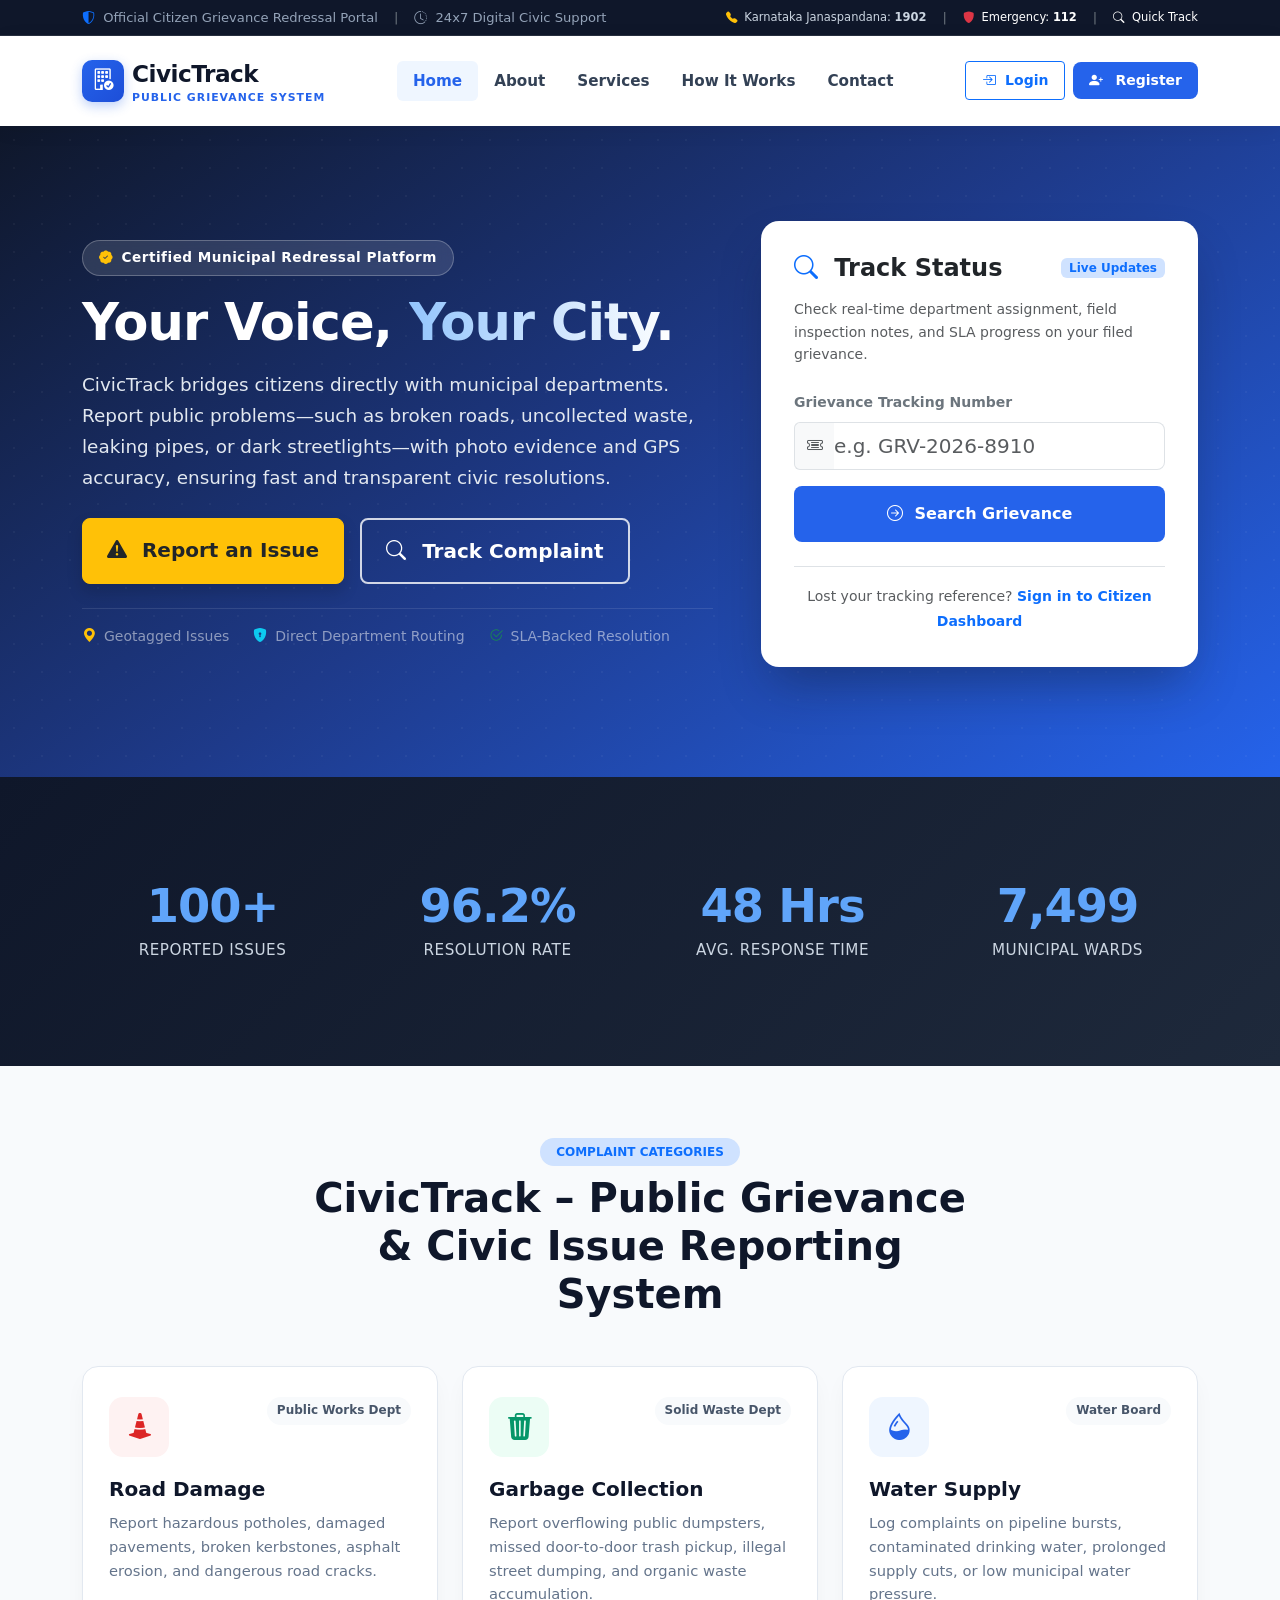
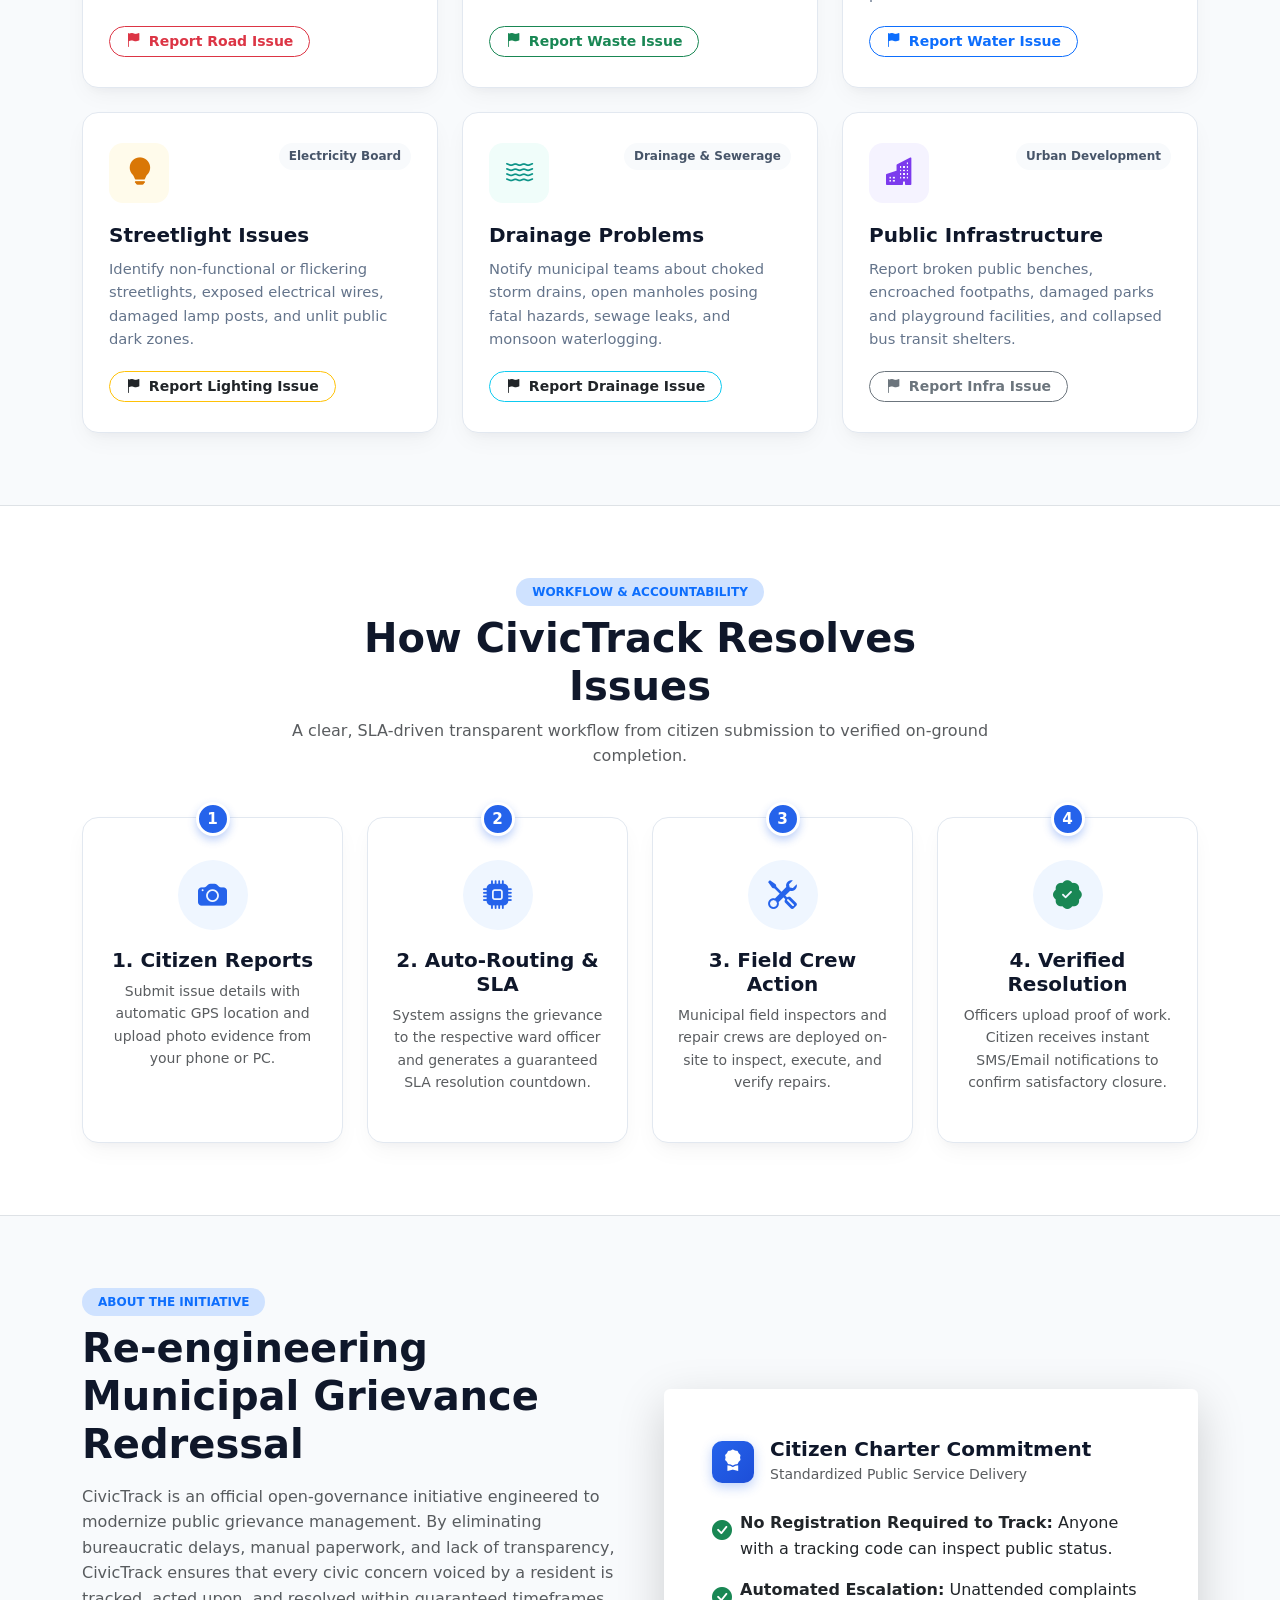
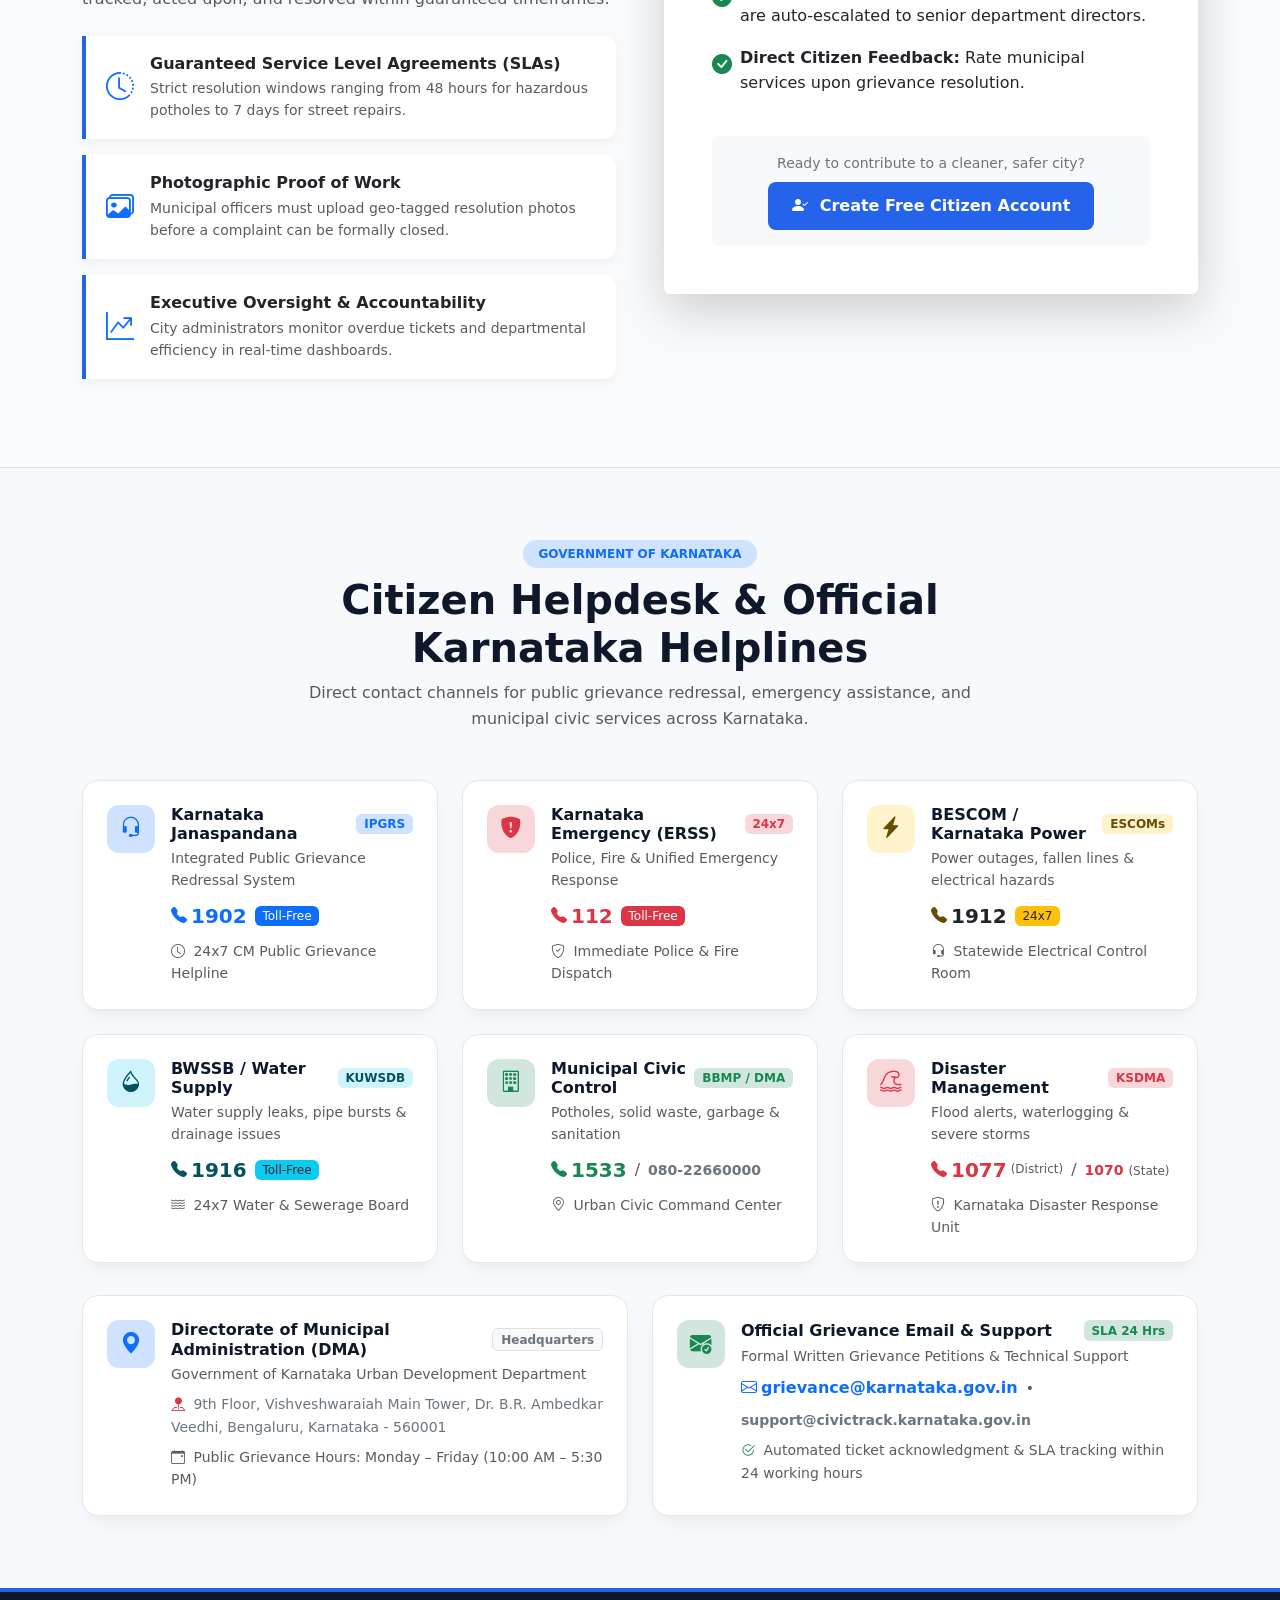
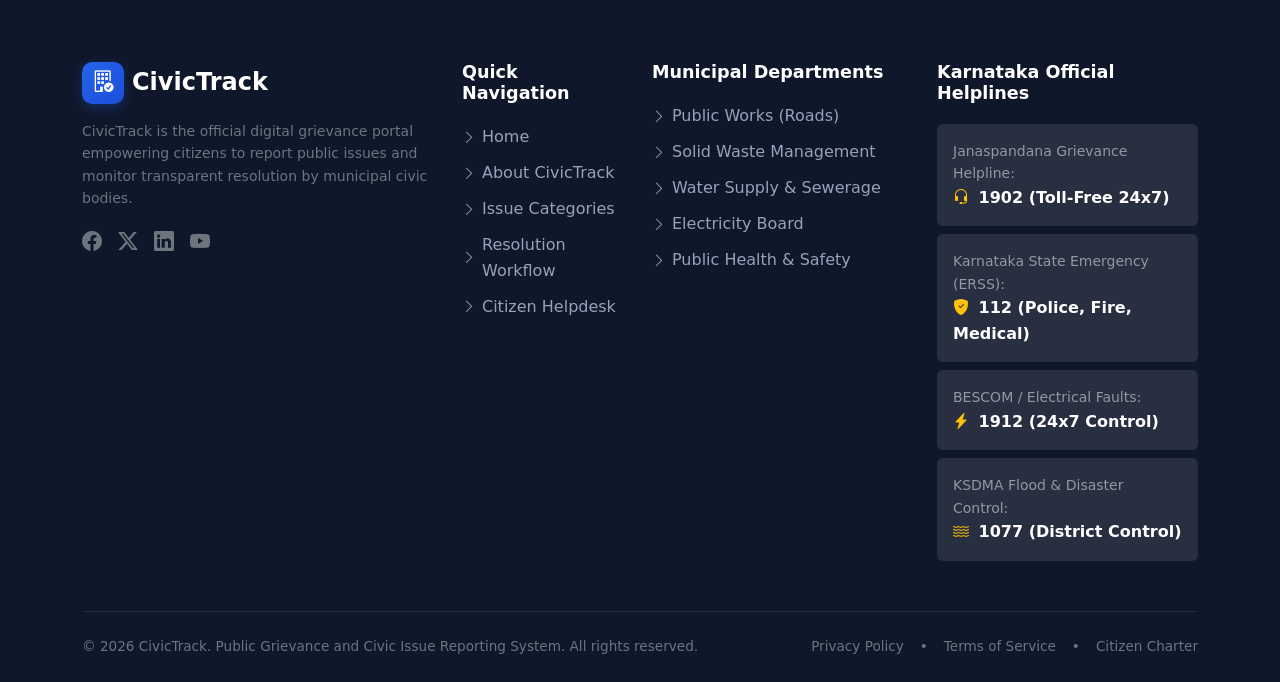
<file: frontend/index.html>
<!DOCTYPE html>
<html lang="en">
<head>
    <meta charset="UTF-8">
    <meta name="viewport" content="width=device-width, initial-scale=1.0">
    <title>CivicTrack – Public Grievance and Civic Issue Reporting System</title>
    <meta name="description" content="Official Civic Issue Reporting Portal. Report potholes, waste overflow, water leakages, and streetlight issues directly to municipal departments with real-time tracking.">

    <!-- Bootstrap 5 CSS -->
    <link href="https://cdn.jsdelivr.net/npm/bootstrap@5.3.3/dist/css/bootstrap.min.css" rel="stylesheet">
    <!-- Bootstrap Icons -->
    <link rel="stylesheet" href="https://cdn.jsdelivr.net/npm/bootstrap-icons@1.11.3/font/bootstrap-icons.min.css">
    <!-- Custom Stylesheet -->
    <link rel="stylesheet" href="css/style.css">
</head>
<body>

    <!-- 1. Government Official Top Bar -->
    <div class="gov-topbar">
        <div class="container d-flex justify-content-between align-items-center flex-wrap gap-2">
            <div class="d-flex align-items-center gap-3">
                <span><i class="bi bi-shield-shaded text-primary me-1"></i> Official Citizen Grievance Redressal Portal</span>
                <span class="d-none d-md-inline text-secondary">|</span>
                <span class="d-none d-md-inline"><i class="bi bi-clock-history me-1"></i> 24x7 Digital Civic Support</span>
            </div>
            <div class="d-flex align-items-center gap-3">
                <a href="tel:1902" class="small"><i class="bi bi-telephone-fill text-warning me-1"></i> Karnataka Janaspandana: <strong>1902</strong></a>
                <span class="text-secondary">|</span>
                <a href="tel:112" class="small text-white"><i class="bi bi-shield-fill text-danger me-1"></i> Emergency: <strong>112</strong></a>
                <span class="text-secondary">|</span>
                <a href="#track-section" class="small text-white"><i class="bi bi-search me-1"></i> Quick Track</a>
            </div>
        </div>
    </div>

    <!-- 2. Main Navigation Bar -->
    <nav class="navbar navbar-expand-lg navbar-custom sticky-top">
        <div class="container">
            <!-- Brand Logo -->
            <a class="navbar-brand d-flex align-items-center gap-2" href="index.html">
                <div class="brand-emblem">
                    <i class="bi bi-building-check"></i>
                </div>
                <div>
                    <span>CivicTrack</span>
                    <span class="brand-text-sub">Public Grievance System</span>
                </div>
            </a>

            <!-- Mobile Hamburger Toggle -->
            <button class="navbar-toggler border-0 shadow-none" type="button" data-bs-toggle="collapse" data-bs-target="#civicNavbar" aria-controls="civicNavbar" aria-expanded="false" aria-label="Toggle navigation">
                <i class="bi bi-list fs-2 text-dark"></i>
            </button>

            <!-- Nav Links & Auth Controls -->
            <div class="collapse navbar-collapse" id="civicNavbar">
                <ul class="navbar-nav mx-auto mb-2 mb-lg-0">
                    <li class="nav-item">
                        <a class="nav-link active" href="index.html">Home</a>
                    </li>
                    <li class="nav-item">
                        <a class="nav-link" href="#about">About</a>
                    </li>
                    <li class="nav-item">
                        <a class="nav-link" href="#services">Services</a>
                    </li>
                    <li class="nav-item">
                        <a class="nav-link" href="#how-it-works">How It Works</a>
                    </li>
                    <li class="nav-item">
                        <a class="nav-link" href="#contact">Contact</a>
                    </li>
                </ul>

                <!-- Dynamic Auth Buttons (Managed via auth.js and main.js) -->
                <div class="d-flex align-items-center gap-2" id="auth-nav-items">
                    <a href="login.html" class="btn btn-outline-primary fw-semibold px-3 py-2">
                        <i class="bi bi-box-arrow-in-right me-1"></i> Login
                    </a>
                    <a href="register.html" class="btn btn-gov-primary px-3 py-2">
                        <i class="bi bi-person-plus-fill me-1"></i> Register
                    </a>
                </div>
            </div>
        </div>
    </nav>

    <!-- 3. Hero Section -->
    <header class="hero-section" id="home">
        <div class="hero-overlay-grid"></div>
        <div class="container position-relative z-1">
            <div class="row align-items-center g-5">
                <div class="col-lg-7">
                    <div class="hero-badge mb-3">
                        <i class="bi bi-patch-check-fill text-warning"></i> Certified Municipal Redressal Platform
                    </div>
                    <h1 class="hero-title mb-3">
                        Your Voice, <span>Your City.</span>
                    </h1>
                    <p class="hero-description mb-4">
                        CivicTrack bridges citizens directly with municipal departments. Report public problems—such as broken roads, uncollected waste, leaking pipes, or dark streetlights—with photo evidence and GPS accuracy, ensuring fast and transparent civic resolutions.
                    </p>
                    <div class="d-flex flex-wrap gap-3">
                        <a href="report-grievance.html" class="btn btn-warning btn-lg fw-bold px-4 py-3 text-dark shadow">
                            <i class="bi bi-exclamation-triangle-fill me-2"></i> Report an Issue
                        </a>
                        <button type="button" class="btn btn-gov-outline btn-lg px-4 py-3" data-bs-toggle="modal" data-bs-target="#trackComplaintModal">
                            <i class="bi bi-search me-2"></i> Track Complaint
                        </button>
                    </div>

                    <!-- Trust indicators -->
                    <div class="d-flex align-items-center gap-4 mt-4 pt-3 border-top border-white border-opacity-10 text-white-50 small flex-wrap">
                        <div class="d-flex align-items-center gap-2">
                            <i class="bi bi-geo-alt-fill text-warning"></i> Geotagged Issues
                        </div>
                        <div class="d-flex align-items-center gap-2">
                            <i class="bi bi-shield-lock-fill text-info"></i> Direct Department Routing
                        </div>
                        <div class="d-flex align-items-center gap-2">
                            <i class="bi bi-check2-circle text-success"></i> SLA-Backed Resolution
                        </div>
                    </div>
                </div>

                <!-- Right Quick Tracking Widget -->
                <div class="col-lg-5" id="track-section">
                    <div class="hero-tracker-card">
                        <div class="d-flex align-items-center justify-content-between mb-3">
                            <h4 class="fw-bold mb-0 text-dark">
                                <i class="bi bi-search text-primary me-2"></i> Track Status
                            </h4>
                            <span class="badge bg-primary-subtle text-primary fw-semibold px-2 py-1">Live Updates</span>
                        </div>
                        <p class="text-muted small mb-4">
                            Check real-time department assignment, field inspection notes, and SLA progress on your filed grievance.
                        </p>

                        <form id="heroQuickTrackForm" onsubmit="handleQuickTrack(event)">
                            <div class="mb-3">
                                <label for="trackingInput" class="form-label fw-semibold small text-secondary">Grievance Tracking Number</label>
                                <div class="input-group">
                                    <span class="input-group-text bg-light text-muted border-end-0"><i class="bi bi-ticket-detailed"></i></span>
                                    <input type="text" id="trackingInput" class="form-control form-control-lg border-start-0 ps-0" placeholder="e.g. GRV-2026-8910" required>
                                </div>
                            </div>
                            <button type="submit" class="btn btn-gov-primary w-100 py-3 fw-bold">
                                <i class="bi bi-arrow-right-circle me-1"></i> Search Grievance
                            </button>
                        </form>

                        <div class="mt-4 pt-3 border-top text-center">
                            <small class="text-muted">
                                Lost your tracking reference? <a href="login.html" class="text-primary fw-semibold text-decoration-none">Sign in to Citizen Dashboard</a>
                            </small>
                        </div>
                    </div>
                </div>
            </div>
        </div>
    </header>

    <!-- 4. Statistics Section -->
    <section class="stats-section" id="statistics">
        <div class="container">
            <div class="row g-4 text-center">
                <div class="col-6 col-md-3">
                    <div class="stat-item">
                        <div class="stat-number" data-target="100" data-suffix="+">100+</div>
                        <div class="stat-label">Reported Issues</div>
                    </div>
                </div>
                <div class="col-6 col-md-3">
                    <div class="stat-item">
                        <div class="stat-number" data-target="96.2" data-suffix="%" data-decimal="1">96.2%</div>
                        <div class="stat-label">Resolution Rate</div>
                    </div>
                </div>
                <div class="col-6 col-md-3">
                    <div class="stat-item">
                        <div class="stat-number" data-target="48" data-suffix=" Hrs">48 Hrs</div>
                        <div class="stat-label">Avg. Response Time</div>
                    </div>
                </div>
                <div class="col-6 col-md-3">
                    <div class="stat-item">
                        <div class="stat-number" data-target="7499" data-suffix="">7,499</div>
                        <div class="stat-label">Municipal Wards</div>
                    </div>
                </div>
            </div>
        </div>
    </section>

    <!-- 5. Complaint Category Cards Section -->
    <section class="py-5" id="services">
        <div class="container py-4">
            <div class="text-center max-w-700 mx-auto mb-5">
                <span class="badge bg-primary-subtle text-primary fw-semibold px-3 py-2 rounded-pill text-uppercase mb-2">Complaint Categories</span>
                <h2 class="fw-extrabold text-navy display-6 fw-bold">CivicTrack – Public Grievance &amp; Civic Issue Reporting System</h2>
            </div>

            <div class="row g-4">
                <!-- 1. Road Damage -->
                <div class="col-md-6 col-lg-4">
                    <div class="category-card">
                        <div class="d-flex justify-content-between align-items-start">
                            <div class="category-icon-box cat-road">
                                <i class="bi bi-cone-striped"></i>
                            </div>
                            <span class="category-badge">Public Works Dept</span>
                        </div>
                        <h4 class="category-title">Road Damage</h4>
                        <p class="category-desc">Report hazardous potholes, damaged pavements, broken kerbstones, asphalt erosion, and dangerous road cracks.</p>
                        <a href="report-grievance.html?cat=1" class="btn btn-outline-danger btn-sm rounded-pill fw-semibold mt-auto align-self-start px-3">
                            <i class="bi bi-flag-fill me-1"></i> Report Road Issue
                        </a>
                    </div>
                </div>

                <!-- 2. Garbage Collection -->
                <div class="col-md-6 col-lg-4">
                    <div class="category-card">
                        <div class="d-flex justify-content-between align-items-start">
                            <div class="category-icon-box cat-waste">
                                <i class="bi bi-trash3-fill"></i>
                            </div>
                            <span class="category-badge">Solid Waste Dept</span>
                        </div>
                        <h4 class="category-title">Garbage Collection</h4>
                        <p class="category-desc">Report overflowing public dumpsters, missed door-to-door trash pickup, illegal street dumping, and organic waste accumulation.</p>
                        <a href="report-grievance.html?cat=4" class="btn btn-outline-success btn-sm rounded-pill fw-semibold mt-auto align-self-start px-3">
                            <i class="bi bi-flag-fill me-1"></i> Report Waste Issue
                        </a>
                    </div>
                </div>

                <!-- 3. Water Supply -->
                <div class="col-md-6 col-lg-4">
                    <div class="category-card">
                        <div class="d-flex justify-content-between align-items-start">
                            <div class="category-icon-box cat-water">
                                <i class="bi bi-droplet-half"></i>
                            </div>
                            <span class="category-badge">Water Board</span>
                        </div>
                        <h4 class="category-title">Water Supply</h4>
                        <p class="category-desc">Log complaints on pipeline bursts, contaminated drinking water, prolonged supply cuts, or low municipal water pressure.</p>
                        <a href="report-grievance.html?cat=3" class="btn btn-outline-primary btn-sm rounded-pill fw-semibold mt-auto align-self-start px-3">
                            <i class="bi bi-flag-fill me-1"></i> Report Water Issue
                        </a>
                    </div>
                </div>

                <!-- 4. Streetlight Issues -->
                <div class="col-md-6 col-lg-4">
                    <div class="category-card">
                        <div class="d-flex justify-content-between align-items-start">
                            <div class="category-icon-box cat-light">
                                <i class="bi bi-lightbulb-fill"></i>
                            </div>
                            <span class="category-badge">Electricity Board</span>
                        </div>
                        <h4 class="category-title">Streetlight Issues</h4>
                        <p class="category-desc">Identify non-functional or flickering streetlights, exposed electrical wires, damaged lamp posts, and unlit public dark zones.</p>
                        <a href="report-grievance.html?cat=5" class="btn btn-outline-warning btn-sm rounded-pill fw-semibold mt-auto align-self-start px-3 text-dark">
                            <i class="bi bi-flag-fill me-1"></i> Report Lighting Issue
                        </a>
                    </div>
                </div>

                <!-- 5. Drainage Problems -->
                <div class="col-md-6 col-lg-4">
                    <div class="category-card">
                        <div class="d-flex justify-content-between align-items-start">
                            <div class="category-icon-box cat-drain">
                                <i class="bi bi-water"></i>
                            </div>
                            <span class="category-badge">Drainage & Sewerage</span>
                        </div>
                        <h4 class="category-title">Drainage Problems</h4>
                        <p class="category-desc">Notify municipal teams about choked storm drains, open manholes posing fatal hazards, sewage leaks, and monsoon waterlogging.</p>
                        <a href="report-grievance.html?cat=2" class="btn btn-outline-info btn-sm rounded-pill fw-semibold mt-auto align-self-start px-3 text-dark">
                            <i class="bi bi-flag-fill me-1"></i> Report Drainage Issue
                        </a>
                    </div>
                </div>

                <!-- 6. Public Infrastructure -->
                <div class="col-md-6 col-lg-4">
                    <div class="category-card">
                        <div class="d-flex justify-content-between align-items-start">
                            <div class="category-icon-box cat-infra">
                                <i class="bi bi-buildings-fill"></i>
                            </div>
                            <span class="category-badge">Urban Development</span>
                        </div>
                        <h4 class="category-title">Public Infrastructure</h4>
                        <p class="category-desc">Report broken public benches, encroached footpaths, damaged parks and playground facilities, and collapsed bus transit shelters.</p>
                        <a href="report-grievance.html?cat=6" class="btn btn-outline-secondary btn-sm rounded-pill fw-semibold mt-auto align-self-start px-3">
                            <i class="bi bi-flag-fill me-1"></i> Report Infra Issue
                        </a>
                    </div>
                </div>
            </div>
        </div>
    </section>

    <!-- 6. How It Works Section -->
    <section class="py-5 bg-white border-top border-bottom" id="how-it-works">
        <div class="container py-4">
            <div class="text-center max-w-700 mx-auto mb-5">
                <span class="badge bg-primary-subtle text-primary fw-semibold px-3 py-2 rounded-pill text-uppercase mb-2">Workflow & Accountability</span>
                <h2 class="fw-bold text-navy display-6">How CivicTrack Resolves Issues</h2>
                <p class="text-muted">A clear, SLA-driven transparent workflow from citizen submission to verified on-ground completion.</p>
            </div>

            <div class="row g-4">
                <div class="col-md-6 col-lg-3">
                    <div class="process-step-card">
                        <div class="step-number-badge">1</div>
                        <div class="step-icon-wrapper">
                            <i class="bi bi-camera-fill"></i>
                        </div>
                        <h5 class="fw-bold mb-2">1. Citizen Reports</h5>
                        <p class="text-muted small">Submit issue details with automatic GPS location and upload photo evidence from your phone or PC.</p>
                    </div>
                </div>
                <div class="col-md-6 col-lg-3">
                    <div class="process-step-card">
                        <div class="step-number-badge">2</div>
                        <div class="step-icon-wrapper">
                            <i class="bi bi-cpu-fill"></i>
                        </div>
                        <h5 class="fw-bold mb-2">2. Auto-Routing & SLA</h5>
                        <p class="text-muted small">System assigns the grievance to the respective ward officer and generates a guaranteed SLA resolution countdown.</p>
                    </div>
                </div>
                <div class="col-md-6 col-lg-3">
                    <div class="process-step-card">
                        <div class="step-number-badge">3</div>
                        <div class="step-icon-wrapper">
                            <i class="bi bi-tools"></i>
                        </div>
                        <h5 class="fw-bold mb-2">3. Field Crew Action</h5>
                        <p class="text-muted small">Municipal field inspectors and repair crews are deployed on-site to inspect, execute, and verify repairs.</p>
                    </div>
                </div>
                <div class="col-md-6 col-lg-3">
                    <div class="process-step-card">
                        <div class="step-number-badge">4</div>
                        <div class="step-icon-wrapper">
                            <i class="bi bi-patch-check-fill text-success"></i>
                        </div>
                        <h5 class="fw-bold mb-2">4. Verified Resolution</h5>
                        <p class="text-muted small">Officers upload proof of work. Citizen receives instant SMS/Email notifications to confirm satisfactory closure.</p>
                    </div>
                </div>
            </div>
        </div>
    </section>

    <!-- 7. About Section -->
    <section class="py-5" id="about">
        <div class="container py-4">
            <div class="row align-items-center g-5">
                <div class="col-lg-6">
                    <span class="badge bg-primary-subtle text-primary fw-semibold px-3 py-2 rounded-pill text-uppercase mb-2">About The Initiative</span>
                    <h2 class="fw-bold text-navy display-6 mb-3">Re-engineering Municipal Grievance Redressal</h2>
                    <p class="text-muted mb-4">
                        CivicTrack is an official open-governance initiative engineered to modernize public grievance management. By eliminating bureaucratic delays, manual paperwork, and lack of transparency, CivicTrack ensures that every civic concern voiced by a resident is tracked, acted upon, and resolved within guaranteed timeframes.
                    </p>

                    <div class="about-pillar-card">
                        <div class="d-flex align-items-center gap-3">
                            <i class="bi bi-clock-history fs-3 text-primary"></i>
                            <div>
                                <h6 class="fw-bold mb-1 text-dark">Guaranteed Service Level Agreements (SLAs)</h6>
                                <p class="text-muted small mb-0">Strict resolution windows ranging from 48 hours for hazardous potholes to 7 days for street repairs.</p>
                            </div>
                        </div>
                    </div>

                    <div class="about-pillar-card">
                        <div class="d-flex align-items-center gap-3">
                            <i class="bi bi-images fs-3 text-primary"></i>
                            <div>
                                <h6 class="fw-bold mb-1 text-dark">Photographic Proof of Work</h6>
                                <p class="text-muted small mb-0">Municipal officers must upload geo-tagged resolution photos before a complaint can be formally closed.</p>
                            </div>
                        </div>
                    </div>

                    <div class="about-pillar-card">
                        <div class="d-flex align-items-center gap-3">
                            <i class="bi bi-graph-up-arrow fs-3 text-primary"></i>
                            <div>
                                <h6 class="fw-bold mb-1 text-dark">Executive Oversight & Accountability</h6>
                                <p class="text-muted small mb-0">City administrators monitor overdue tickets and departmental efficiency in real-time dashboards.</p>
                            </div>
                        </div>
                    </div>
                </div>

                <div class="col-lg-6">
                    <div class="card p-4 p-md-5 custom-card border-0 shadow-lg bg-white">
                        <div class="d-flex align-items-center gap-3 mb-4">
                            <div class="brand-emblem">
                                <i class="bi bi-award-fill"></i>
                            </div>
                            <div>
                                <h5 class="fw-bold mb-0 text-navy">Citizen Charter Commitment</h5>
                                <span class="text-muted small">Standardized Public Service Delivery</span>
                            </div>
                        </div>

                        <ul class="list-unstyled mb-4">
                            <li class="d-flex align-items-start gap-2 mb-3">
                                <i class="bi bi-check-circle-fill text-success fs-5 mt-1"></i>
                                <div>
                                    <strong>No Registration Required to Track:</strong> Anyone with a tracking code can inspect public status.
                                </div>
                            </li>
                            <li class="d-flex align-items-start gap-2 mb-3">
                                <i class="bi bi-check-circle-fill text-success fs-5 mt-1"></i>
                                <div>
                                    <strong>Automated Escalation:</strong> Unattended complaints are auto-escalated to senior department directors.
                                </div>
                            </li>
                            <li class="d-flex align-items-start gap-2 mb-3">
                                <i class="bi bi-check-circle-fill text-success fs-5 mt-1"></i>
                                <div>
                                    <strong>Direct Citizen Feedback:</strong> Rate municipal services upon grievance resolution.
                                </div>
                            </li>
                        </ul>

                        <div class="p-3 bg-light rounded text-center">
                            <span class="text-secondary small d-block mb-2">Ready to contribute to a cleaner, safer city?</span>
                            <a href="register.html" class="btn btn-gov-primary px-4">
                                <i class="bi bi-person-check-fill me-1"></i> Create Free Citizen Account
                            </a>
                        </div>
                    </div>
                </div>
            </div>
        </div>
    </section>

    <!-- 8. Contact & Helpdesk Section -->
    <section class="py-5 bg-light border-top" id="contact">
        <div class="container py-4">
            <div class="text-center max-w-700 mx-auto mb-5">
                <span class="badge bg-primary-subtle text-primary fw-semibold px-3 py-2 rounded-pill text-uppercase mb-2">Government of Karnataka</span>
                <h2 class="fw-bold text-navy display-6">Citizen Helpdesk & Official Karnataka Helplines</h2>
                <p class="text-muted">Direct contact channels for public grievance redressal, emergency assistance, and municipal civic services across Karnataka.</p>
            </div>

            <!-- Row 1: Key Emergency & Citizen Helplines -->
            <div class="row g-4 mb-4">
                <!-- 1. Janaspandana Citizen Grievance Hotline -->
                <div class="col-md-6 col-lg-4">
                    <div class="contact-info-card h-100">
                        <div class="contact-icon-bubble bg-primary-subtle text-primary">
                            <i class="bi bi-headset"></i>
                        </div>
                        <div class="flex-grow-1">
                            <div class="d-flex align-items-center justify-content-between mb-1">
                                <h6 class="fw-bold text-navy mb-0">Karnataka Janaspandana</h6>
                                <span class="badge bg-primary-subtle text-primary fs-7">IPGRS</span>
                            </div>
                            <p class="text-muted small mb-2">Integrated Public Grievance Redressal System</p>
                            <div class="mb-2">
                                <a href="tel:1902" class="fw-bold fs-5 text-primary text-decoration-none d-inline-flex align-items-center gap-1">
                                    <i class="bi bi-telephone-fill fs-6"></i> 1902 <span class="badge bg-primary text-white fs-7 fw-normal ms-1">Toll-Free</span>
                                </a>
                            </div>
                            <div class="text-muted small"><i class="bi bi-clock me-1"></i> 24x7 CM Public Grievance Helpline</div>
                        </div>
                    </div>
                </div>

                <!-- 2. Karnataka Unified Emergency ERSS -->
                <div class="col-md-6 col-lg-4">
                    <div class="contact-info-card h-100">
                        <div class="contact-icon-bubble bg-danger-subtle text-danger">
                            <i class="bi bi-shield-fill-exclamation"></i>
                        </div>
                        <div class="flex-grow-1">
                            <div class="d-flex align-items-center justify-content-between mb-1">
                                <h6 class="fw-bold text-navy mb-0">Karnataka Emergency (ERSS)</h6>
                                <span class="badge bg-danger-subtle text-danger fs-7">24x7</span>
                            </div>
                            <p class="text-muted small mb-2">Police, Fire & Unified Emergency Response</p>
                            <div class="mb-2">
                                <a href="tel:112" class="fw-bold fs-5 text-danger text-decoration-none d-inline-flex align-items-center gap-1">
                                    <i class="bi bi-telephone-fill fs-6"></i> 112 <span class="badge bg-danger text-white fs-7 fw-normal ms-1">Toll-Free</span>
                                </a>
                            </div>
                            <div class="text-muted small"><i class="bi bi-shield-check me-1"></i> Immediate Police & Fire Dispatch</div>
                        </div>
                    </div>
                </div>

                <!-- 3. BESCOM / Power Control Helpline -->
                <div class="col-md-6 col-lg-4">
                    <div class="contact-info-card h-100">
                        <div class="contact-icon-bubble bg-warning-subtle text-warning-emphasis">
                            <i class="bi bi-lightning-charge-fill"></i>
                        </div>
                        <div class="flex-grow-1">
                            <div class="d-flex align-items-center justify-content-between mb-1">
                                <h6 class="fw-bold text-navy mb-0">BESCOM / Karnataka Power</h6>
                                <span class="badge bg-warning-subtle text-warning-emphasis fs-7">ESCOMs</span>
                            </div>
                            <p class="text-muted small mb-2">Power outages, fallen lines & electrical hazards</p>
                            <div class="mb-2">
                                <a href="tel:1912" class="fw-bold fs-5 text-dark text-decoration-none d-inline-flex align-items-center gap-1">
                                    <i class="bi bi-telephone-fill fs-6 text-warning-emphasis"></i> 1912 <span class="badge bg-warning text-dark fs-7 fw-normal ms-1">24x7</span>
                                </a>
                            </div>
                            <div class="text-muted small"><i class="bi bi-headset me-1"></i> Statewide Electrical Control Room</div>
                        </div>
                    </div>
                </div>

                <!-- 4. BWSSB / Urban Water Supply & Sewerage -->
                <div class="col-md-6 col-lg-4">
                    <div class="contact-info-card h-100">
                        <div class="contact-icon-bubble bg-info-subtle text-info-emphasis">
                            <i class="bi bi-droplet-half"></i>
                        </div>
                        <div class="flex-grow-1">
                            <div class="d-flex align-items-center justify-content-between mb-1">
                                <h6 class="fw-bold text-navy mb-0">BWSSB / Water Supply</h6>
                                <span class="badge bg-info-subtle text-info-emphasis fs-7">KUWSDB</span>
                            </div>
                            <p class="text-muted small mb-2">Water supply leaks, pipe bursts & drainage issues</p>
                            <div class="mb-2">
                                <a href="tel:1916" class="fw-bold fs-5 text-info-emphasis text-decoration-none d-inline-flex align-items-center gap-1">
                                    <i class="bi bi-telephone-fill fs-6"></i> 1916 <span class="badge bg-info text-dark fs-7 fw-normal ms-1">Toll-Free</span>
                                </a>
                            </div>
                            <div class="text-muted small"><i class="bi bi-water me-1"></i> 24x7 Water & Sewerage Board</div>
                        </div>
                    </div>
                </div>

                <!-- 5. BBMP / Urban Municipal Corporation -->
                <div class="col-md-6 col-lg-4">
                    <div class="contact-info-card h-100">
                        <div class="contact-icon-bubble bg-success-subtle text-success">
                            <i class="bi bi-building"></i>
                        </div>
                        <div class="flex-grow-1">
                            <div class="d-flex align-items-center justify-content-between mb-1">
                                <h6 class="fw-bold text-navy mb-0">Municipal Civic Control</h6>
                                <span class="badge bg-success-subtle text-success fs-7">BBMP / DMA</span>
                            </div>
                            <p class="text-muted small mb-2">Potholes, solid waste, garbage & sanitation</p>
                            <div class="d-flex flex-wrap align-items-center gap-2 mb-2">
                                <a href="tel:1533" class="fw-bold fs-5 text-success text-decoration-none d-inline-flex align-items-center gap-1">
                                    <i class="bi bi-telephone-fill fs-6"></i> 1533
                                </a>
                                <span class="text-muted">/</span>
                                <a href="tel:08022660000" class="fw-semibold text-secondary text-decoration-none small">
                                    080-22660000
                                </a>
                            </div>
                            <div class="text-muted small"><i class="bi bi-geo-alt me-1"></i> Urban Civic Command Center</div>
                        </div>
                    </div>
                </div>

                <!-- 6. KSDMA State Disaster Management -->
                <div class="col-md-6 col-lg-4">
                    <div class="contact-info-card h-100">
                        <div class="contact-icon-bubble bg-danger-subtle text-danger">
                            <i class="bi bi-tsunami"></i>
                        </div>
                        <div class="flex-grow-1">
                            <div class="d-flex align-items-center justify-content-between mb-1">
                                <h6 class="fw-bold text-navy mb-0">Disaster Management</h6>
                                <span class="badge bg-danger-subtle text-danger fs-7">KSDMA</span>
                            </div>
                            <p class="text-muted small mb-2">Flood alerts, waterlogging & severe storms</p>
                            <div class="d-flex flex-wrap align-items-center gap-2 mb-2">
                                <a href="tel:1077" class="fw-bold fs-5 text-danger text-decoration-none d-inline-flex align-items-center gap-1">
                                    <i class="bi bi-telephone-fill fs-6"></i> 1077 <span class="text-muted fw-normal fs-7">(District)</span>
                                </a>
                                <span class="text-muted">/</span>
                                <a href="tel:1070" class="fw-semibold text-danger text-decoration-none small">
                                    1070 <span class="text-muted fw-normal fs-7">(State)</span>
                                </a>
                            </div>
                            <div class="text-muted small"><i class="bi bi-shield-exclamation me-1"></i> Karnataka Disaster Response Unit</div>
                        </div>
                    </div>
                </div>
            </div>

            <!-- Row 2: Official State Headquarters & Email Details -->
            <div class="row g-4 pt-2">
                <div class="col-md-6">
                    <div class="contact-info-card h-100">
                        <div class="contact-icon-bubble bg-primary-subtle text-primary">
                            <i class="bi bi-geo-alt-fill"></i>
                        </div>
                        <div class="flex-grow-1">
                            <div class="d-flex align-items-center justify-content-between mb-1">
                                <h6 class="fw-bold text-navy mb-0">Directorate of Municipal Administration (DMA)</h6>
                                <span class="badge bg-light border text-secondary fs-7">Headquarters</span>
                            </div>
                            <p class="text-muted small mb-2">Government of Karnataka Urban Development Department</p>
                            <p class="text-secondary small mb-2">
                                <i class="bi bi-pin-map-fill text-danger me-1"></i> 9th Floor, Vishveshwaraiah Main Tower, Dr. B.R. Ambedkar Veedhi, Bengaluru, Karnataka - 560001
                            </p>
                            <div class="small text-muted"><i class="bi bi-calendar-event me-1"></i> Public Grievance Hours: Monday – Friday (10:00 AM – 5:30 PM)</div>
                        </div>
                    </div>
                </div>

                <div class="col-md-6">
                    <div class="contact-info-card h-100">
                        <div class="contact-icon-bubble bg-success-subtle text-success">
                            <i class="bi bi-envelope-check-fill"></i>
                        </div>
                        <div class="flex-grow-1">
                            <div class="d-flex align-items-center justify-content-between mb-1">
                                <h6 class="fw-bold text-navy mb-0">Official Grievance Email & Support</h6>
                                <span class="badge bg-success-subtle text-success fs-7">SLA 24 Hrs</span>
                            </div>
                            <p class="text-muted small mb-2">Formal Written Grievance Petitions & Technical Support</p>
                            <div class="d-flex flex-wrap align-items-center gap-2 mb-2">
                                <a href="mailto:grievance@karnataka.gov.in" class="fw-bold text-primary text-decoration-none">
                                    <i class="bi bi-envelope me-1"></i>grievance@karnataka.gov.in
                                </a>
                                <span class="text-muted small">•</span>
                                <a href="mailto:support@civictrack.karnataka.gov.in" class="fw-semibold text-secondary small text-decoration-none">
                                    support@civictrack.karnataka.gov.in
                                </a>
                            </div>
                            <div class="small text-muted"><i class="bi bi-check2-circle text-success me-1"></i> Automated ticket acknowledgment & SLA tracking within 24 working hours</div>
                        </div>
                    </div>
                </div>
            </div>
        </div>
    </section>

    <!-- 9. Quick Track Complaint Modal -->
    <div class="modal fade" id="trackComplaintModal" tabindex="-1" aria-labelledby="trackModalLabel" aria-hidden="true">
        <div class="modal-dialog modal-dialog-centered">
            <div class="modal-content border-0 shadow-lg rounded-4">
                <div class="modal-header bg-primary text-white">
                    <h5 class="modal-title fw-bold" id="trackModalLabel">
                        <i class="bi bi-search me-2"></i> Track Complaint Status
                    </h5>
                    <button type="button" class="btn-close btn-close-white" data-bs-dismiss="modal" aria-label="Close"></button>
                </div>
                <div class="modal-body p-4">
                    <p class="text-muted small mb-3">
                        Enter the tracking code provided during grievance registration (e.g., <code>GRV-2026-8910</code>).
                    </p>
                    <form onsubmit="handleModalTrack(event)">
                        <div class="mb-3">
                            <label for="modalTrackingInput" class="form-label fw-semibold">Tracking Code</label>
                            <input type="text" id="modalTrackingInput" class="form-control form-control-lg" placeholder="Enter tracking number..." required>
                        </div>
                        <button type="submit" class="btn btn-gov-primary w-100 py-2 fw-semibold">
                            Check Real-Time Status
                        </button>
                    </form>
                </div>
            </div>
        </div>
    </div>

    <!-- 10. Official Footer -->
    <footer class="gov-footer">
        <div class="container">
            <div class="row g-4">
                <div class="col-lg-4">
                    <div class="d-flex align-items-center gap-2 mb-3">
                        <div class="brand-emblem">
                            <i class="bi bi-building-check"></i>
                        </div>
                        <h4 class="text-white fw-bold mb-0">CivicTrack</h4>
                    </div>
                    <p class="text-secondary small mb-3">
                        CivicTrack is the official digital grievance portal empowering citizens to report public issues and monitor transparent resolution by municipal civic bodies.
                    </p>
                    <div class="d-flex gap-3 text-secondary fs-5">
                        <a href="#" class="text-secondary" aria-label="Facebook"><i class="bi bi-facebook"></i></a>
                        <a href="#" class="text-secondary" aria-label="Twitter / X"><i class="bi bi-twitter-x"></i></a>
                        <a href="#" class="text-secondary" aria-label="LinkedIn"><i class="bi bi-linkedin"></i></a>
                        <a href="#" class="text-secondary" aria-label="YouTube"><i class="bi bi-youtube"></i></a>
                    </div>
                </div>

                <div class="col-sm-6 col-lg-2">
                    <h5>Quick Navigation</h5>
                    <ul>
                        <li><a href="#home"><i class="bi bi-chevron-right small"></i> Home</a></li>
                        <li><a href="#about"><i class="bi bi-chevron-right small"></i> About CivicTrack</a></li>
                        <li><a href="#services"><i class="bi bi-chevron-right small"></i> Issue Categories</a></li>
                        <li><a href="#how-it-works"><i class="bi bi-chevron-right small"></i> Resolution Workflow</a></li>
                        <li><a href="#contact"><i class="bi bi-chevron-right small"></i> Citizen Helpdesk</a></li>
                    </ul>
                </div>

                <div class="col-sm-6 col-lg-3">
                    <h5>Municipal Departments</h5>
                    <ul>
                        <li><a href="report-grievance.html?cat=1"><i class="bi bi-chevron-right small"></i> Public Works (Roads)</a></li>
                        <li><a href="report-grievance.html?cat=4"><i class="bi bi-chevron-right small"></i> Solid Waste Management</a></li>
                        <li><a href="report-grievance.html?cat=3"><i class="bi bi-chevron-right small"></i> Water Supply & Sewerage</a></li>
                        <li><a href="report-grievance.html?cat=5"><i class="bi bi-chevron-right small"></i> Electricity Board</a></li>
                        <li><a href="report-grievance.html?cat=7"><i class="bi bi-chevron-right small"></i> Public Health & Safety</a></li>
                    </ul>
                </div>

                <div class="col-lg-3">
                    <h5>Karnataka Official Helplines</h5>
                    <div class="p-3 rounded bg-white bg-opacity-10 mb-2">
                        <div class="small text-white-50">Janaspandana Grievance Helpline:</div>
                        <div class="fw-bold text-white fs-6"><i class="bi bi-headset text-warning me-1"></i> 1902 (Toll-Free 24x7)</div>
                    </div>
                    <div class="p-3 rounded bg-white bg-opacity-10 mb-2">
                        <div class="small text-white-50">Karnataka State Emergency (ERSS):</div>
                        <div class="fw-bold text-white fs-6"><i class="bi bi-shield-fill-check text-warning me-1"></i> 112 (Police, Fire, Medical)</div>
                    </div>
                    <div class="p-3 rounded bg-white bg-opacity-10 mb-2">
                        <div class="small text-white-50">BESCOM / Electrical Faults:</div>
                        <div class="fw-bold text-white fs-6"><i class="bi bi-lightning-charge-fill text-warning me-1"></i> 1912 (24x7 Control)</div>
                    </div>
                    <div class="p-3 rounded bg-white bg-opacity-10">
                        <div class="small text-white-50">KSDMA Flood & Disaster Control:</div>
                        <div class="fw-bold text-white fs-6"><i class="bi bi-water text-warning me-1"></i> 1077 (District Control)</div>
                    </div>
                </div>
            </div>

            <div class="footer-bottom-bar d-flex justify-content-between align-items-center flex-wrap gap-2 text-secondary">
                <div>
                    &copy; 2026 CivicTrack. Public Grievance and Civic Issue Reporting System. All rights reserved.
                </div>
                <div class="d-flex gap-3">
                    <a href="#" class="text-secondary text-decoration-none">Privacy Policy</a>
                    <span>•</span>
                    <a href="#" class="text-secondary text-decoration-none">Terms of Service</a>
                    <span>•</span>
                    <a href="#" class="text-secondary text-decoration-none">Citizen Charter</a>
                </div>
            </div>
        </div>
    </footer>

    <!-- Bootstrap 5 JavaScript Bundle -->
    <script src="https://cdn.jsdelivr.net/npm/bootstrap@5.3.3/dist/js/bootstrap.bundle.min.js"></script>

    <!-- Custom API and Auth modules -->
    <script src="js/api.js"></script>
    <script src="js/auth.js"></script>
    <script src="js/main.js?v=2"></script>

    <!-- Page Specific Interactive Scripts -->
    <script>
        function handleQuickTrack(e) {
            e.preventDefault();
            const trackVal = document.getElementById('trackingInput').value.trim();
            if (trackVal) {
                window.location.href = `grievance-details.html?track=${encodeURIComponent(trackVal)}`;
            }
        }

        function handleModalTrack(e) {
            e.preventDefault();
            const trackVal = document.getElementById('modalTrackingInput').value.trim();
            if (trackVal) {
                window.location.href = `grievance-details.html?track=${encodeURIComponent(trackVal)}`;
            }
        }
    </script>
</body>
</html>
</file>
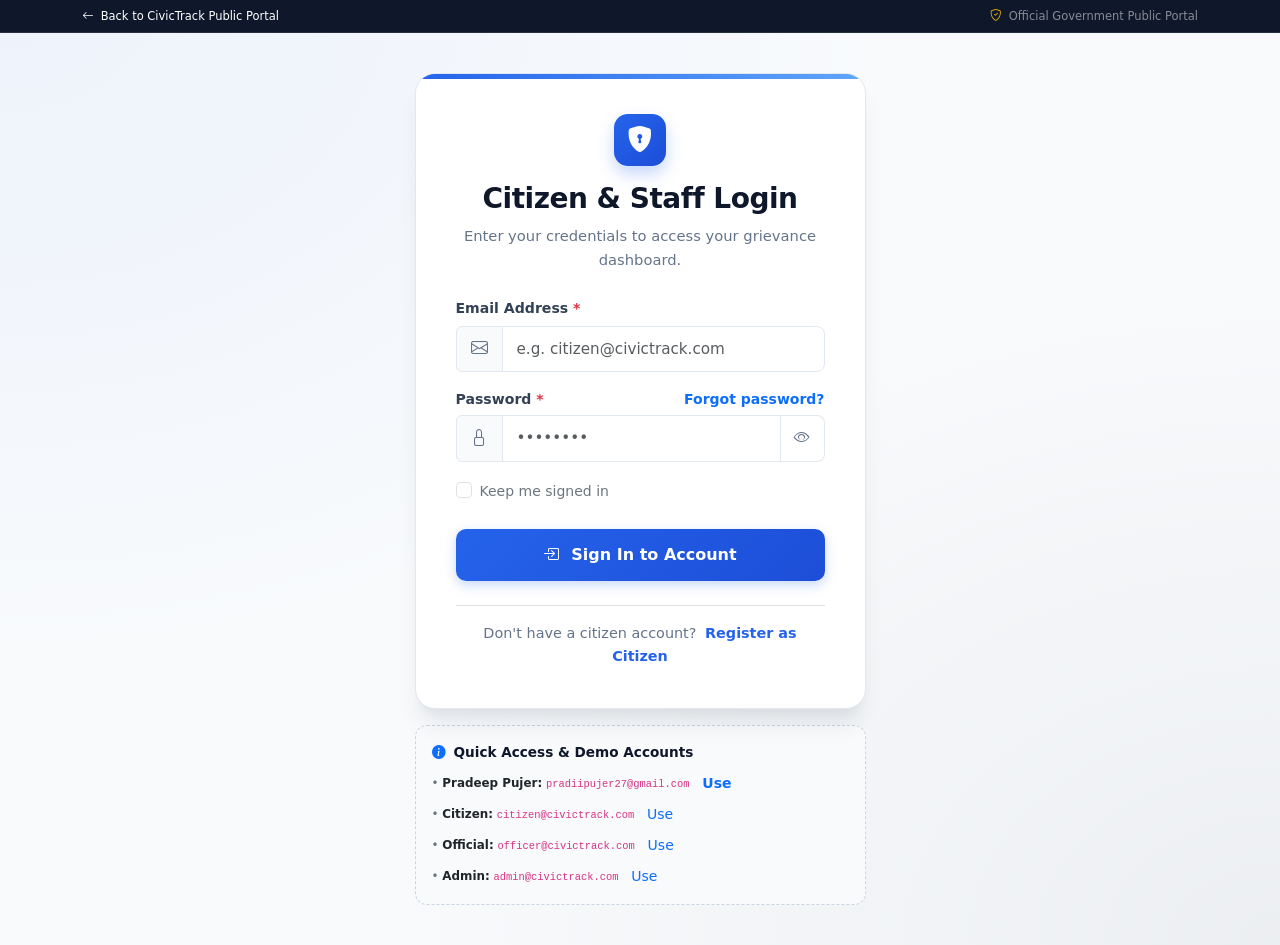
<file: frontend/login.html>
<!DOCTYPE html>
<html lang="en">

<head>
    <meta charset="UTF-8">
    <meta name="viewport" content="width=device-width, initial-scale=1.0">
    <title>CivicTrack – Account Sign In</title>
    <meta name="description"
        content="Sign in to your CivicTrack portal. Access citizen reporting, official redressal desk, or administrative analytics.">

    <!-- Bootstrap 5 CSS -->
    <link href="https://cdn.jsdelivr.net/npm/bootstrap@5.3.3/dist/css/bootstrap.min.css" rel="stylesheet">
    <!-- Bootstrap Icons -->
    <link rel="stylesheet" href="https://cdn.jsdelivr.net/npm/bootstrap-icons@1.11.3/font/bootstrap-icons.min.css">
    <!-- Global & Auth Stylesheets -->
    <link rel="stylesheet" href="css/style.css">
    <link rel="stylesheet" href="css/auth.css">
</head>

<body class="auth-body">

    <!-- Top Gov Navigation Banner -->
    <div class="gov-topbar">
        <div class="container d-flex justify-content-between align-items-center">
            <a href="index.html" class="text-decoration-none text-white small">
                <i class="bi bi-arrow-left me-1"></i> Back to CivicTrack Public Portal
            </a>
            <span class="small text-white-50 d-none d-sm-inline">
                <i class="bi bi-shield-check text-warning me-1"></i> Official Government Public Portal
            </span>
        </div>
    </div>

    <!-- Main Login Container -->
    <div class="auth-wrapper">
        <div class="container">
            <div class="row justify-content-center">
                <div class="col-12 col-sm-10 col-md-8 col-lg-6 col-xl-5">

                    <div class="auth-card">
                        <div class="auth-card-body">

                            <!-- Header / Emblem -->
                            <div class="text-center mb-4">
                                <div class="auth-emblem">
                                    <i class="bi bi-shield-lock-fill"></i>
                                </div>
                                <h2 class="auth-title">Citizen & Staff Login</h2>
                                <p class="auth-subtitle mb-0">
                                    Enter your credentials to access your grievance dashboard.
                                </p>
                            </div>

                            <!-- Alert Box for Success / Errors -->
                            <div id="loginAlert" class="d-none" role="alert"></div>

                            <!-- Login Form -->
                            <form id="loginForm" novalidate>

                                <!-- 1. Email -->
                                <div class="mb-3">
                                    <label for="loginEmail" class="form-label">Email Address <span
                                            class="text-danger">*</span></label>
                                    <div class="input-group">
                                        <span class="input-group-text"><i class="bi bi-envelope"></i></span>
                                        <input type="email" class="form-control" id="loginEmail"
                                            placeholder="e.g. citizen@civictrack.com" required autocomplete="email">
                                    </div>
                                    <div class="field-error-text" id="loginEmailError"></div>
                                </div>

                                <!-- 2. Password with Show/Hide Toggle -->
                                <div class="mb-3">
                                    <div class="d-flex justify-content-between align-items-center mb-1">
                                        <label for="loginPassword" class="form-label mb-0">Password <span
                                                class="text-danger">*</span></label>
                                        <a href="#" class="small text-primary text-decoration-none fw-semibold"
                                            data-bs-toggle="modal" data-bs-target="#forgotPasswordModal">
                                            Forgot password?
                                        </a>
                                    </div>
                                    <div class="input-group">
                                        <span class="input-group-text"><i class="bi bi-lock"></i></span>
                                        <input type="password" class="form-control" id="loginPassword"
                                            placeholder="••••••••" required autocomplete="current-password">
                                        <button type="button" class="password-toggle-btn" data-target="loginPassword"
                                            aria-label="Toggle password visibility">
                                            <i class="bi bi-eye"></i>
                                        </button>
                                    </div>
                                    <div class="field-error-text" id="loginPasswordError"></div>
                                </div>

                                <!-- 3. Remember Me Checkbox -->
                                <div class="mb-4 d-flex justify-content-between align-items-center">
                                    <div class="form-check">
                                        <input class="form-check-input" type="checkbox" id="rememberMe">
                                        <label class="form-check-label small text-secondary" for="rememberMe">
                                            Keep me signed in
                                        </label>
                                    </div>
                                </div>

                                <!-- 4. Submit Button -->
                                <button type="submit" class="btn-auth-primary" id="loginSubmitBtn">
                                    <i class="bi bi-box-arrow-in-right me-1"></i> Sign In to Account
                                </button>
                            </form>

                            <!-- 5. Register Link -->
                            <div class="text-center auth-footer-links mt-4 pt-3 border-top">
                                <span>Don't have a citizen account?</span>
                                <a href="register.html" class="ms-1">Register as Citizen</a>
                            </div>

                        </div>
                    </div>

                    <!-- Demo Credentials Callout -->
                    <div class="auth-hint-card mt-3">
                        <div class="d-flex align-items-center gap-2 fw-bold text-navy mb-2">
                            <i class="bi bi-info-circle-fill text-primary"></i>
                            <span>Quick Access &amp; Demo Accounts</span>
                        </div>
                        <div class="row g-2 small text-secondary">
                            <div class="col-12">
                                • <strong class="text-dark">Pradeep Pujer:</strong> <code>pradiipujer27@gmail.com</code>
                                <button type="button" class="btn btn-sm btn-link p-0 ms-2 text-decoration-none fw-semibold"
                                    onclick="fillDemo('pradiipujer27@gmail.com', 'Pradeeppujer@27')">Use</button>
                            </div>
                            <div class="col-12">
                                • <strong class="text-dark">Citizen:</strong> <code>citizen@civictrack.com</code>
                                <button type="button" class="btn btn-sm btn-link p-0 ms-2 text-decoration-none"
                                    onclick="fillDemo('citizen@civictrack.com', 'password123')">Use</button>
                            </div>
                            <div class="col-12">
                                • <strong class="text-dark">Official:</strong> <code>officer@civictrack.com</code>
                                <button type="button" class="btn btn-sm btn-link p-0 ms-2 text-decoration-none"
                                    onclick="fillDemo('officer@civictrack.com', 'password123')">Use</button>
                            </div>
                            <div class="col-12">
                                • <strong class="text-dark">Admin:</strong> <code>admin@civictrack.com</code>
                                <button type="button" class="btn btn-sm btn-link p-0 ms-2 text-decoration-none"
                                    onclick="fillDemo('admin@civictrack.com', 'password123')">Use</button>
                            </div>
                        </div>
                    </div>

                </div>
            </div>
        </div>
    </div>

    <!-- Forgot Password Modal -->
    <div class="modal fade" id="forgotPasswordModal" tabindex="-1" aria-labelledby="forgotModalLabel"
        aria-hidden="true">
        <div class="modal-dialog modal-dialog-centered">
            <div class="modal-content border-0 shadow-lg rounded-4">
                <div class="modal-header bg-navy text-white">
                    <h5 class="modal-title fw-bold" id="forgotModalLabel">
                        <i class="bi bi-key-fill text-warning me-2"></i> Reset Account Password
                    </h5>
                    <button type="button" class="btn-close btn-close-white" data-bs-dismiss="modal"
                        aria-label="Close"></button>
                </div>
                <div class="modal-body p-4">
                    <p class="text-muted small mb-3">
                        Enter your registered email address. We will verify your citizen identity and send a secure
                        password reset link.
                    </p>
                    <div id="forgotAlert" class="alert d-none" role="alert"></div>
                    <form id="forgotPasswordForm">
                        <div class="mb-3">
                            <label for="forgotEmail" class="form-label">Registered Email</label>
                            <input type="email" class="form-control" id="forgotEmail" placeholder="name@example.com"
                                required>
                        </div>
                        <button type="submit" class="btn btn-gov-primary w-100 py-2 fw-semibold">
                            Send Reset Link
                        </button>
                    </form>
                </div>
            </div>
        </div>
    </div>

    <!-- Bootstrap 5 Bundle JS -->
    <script src="https://cdn.jsdelivr.net/npm/bootstrap@5.3.3/dist/js/bootstrap.bundle.min.js"></script>

    <!-- Custom API, Auth & Form Handling Scripts -->
    <script src="js/api.js"></script>
    <script src="js/auth.js"></script>
    <script src="js/auth-pages.js"></script>

    <!-- Page Specific Quick Helpers -->
    <script>
        // Check for ?registered=true query param to show a congratulatory banner
        const urlParams = new URLSearchParams(window.location.search);
        if (urlParams.get('registered') === 'true') {
            const alertBox = document.getElementById('loginAlert');
            showAlert(alertBox, 'success', 'Registration completed successfully! Please sign in with your email and password.');
        }

        // Demo autofill helper
        function fillDemo(email, pwd) {
            document.getElementById('loginEmail').value = email;
            document.getElementById('loginPassword').value = pwd || 'password123';
        }
    </script>
</body>

</html>
</file>
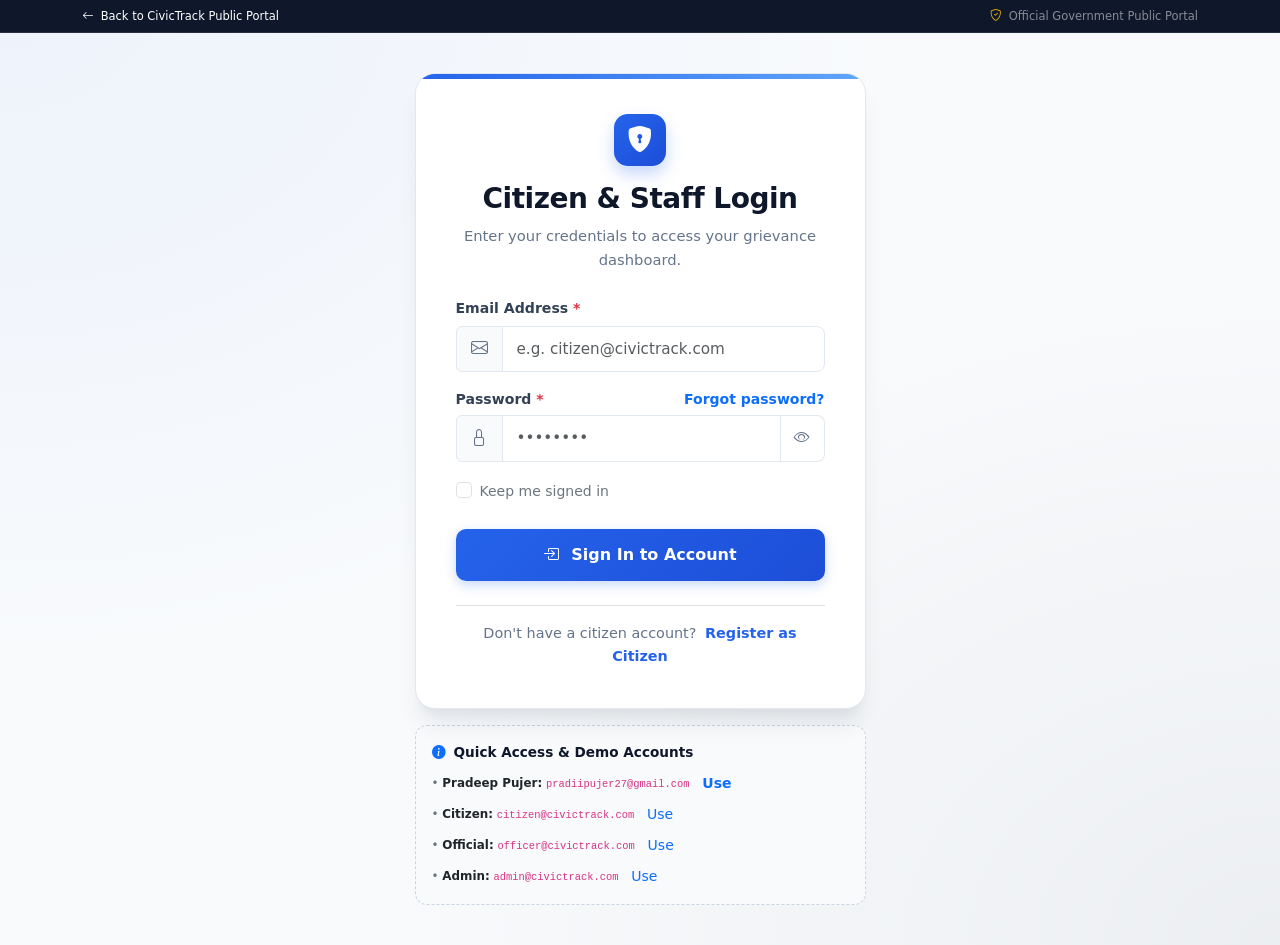
<file: frontend/my-complaints.html>
<!DOCTYPE html>
<html lang="en">
<head>
    <meta charset="UTF-8">
    <meta name="viewport" content="width=device-width, initial-scale=1.0">
    <title>CivicTrack – My Filed Complaints</title>
    <meta name="description" content="View, search, filter, and track all your filed civic grievances and departmental action in real-time.">

    <!-- Bootstrap 5 CSS -->
    <link href="https://cdn.jsdelivr.net/npm/bootstrap@5.3.3/dist/css/bootstrap.min.css" rel="stylesheet">
    <!-- Bootstrap Icons -->
    <link rel="stylesheet" href="https://cdn.jsdelivr.net/npm/bootstrap-icons@1.11.3/font/bootstrap-icons.min.css">
    <!-- Custom Stylesheets -->
    <link rel="stylesheet" href="css/style.css">
    <link rel="stylesheet" href="css/dashboard.css">
    <link rel="stylesheet" href="css/my-complaints.css">
</head>
<body class="my-complaints-body">

    <!-- Top Gov Navigation Banner -->
    <div class="gov-topbar">
        <div class="container d-flex justify-content-between align-items-center">
            <div class="d-flex align-items-center gap-3">
                <a href="citizen-dashboard.html" class="text-decoration-none text-white small">
                    <i class="bi bi-arrow-left me-1"></i> Back to Dashboard
                </a>
                <span class="text-white-50 d-none d-sm-inline">|</span>
                <span class="small text-white-50 d-none d-sm-inline">
                    <i class="bi bi-person-check-fill text-warning me-1"></i> Citizen Grievance Portal
                </span>
            </div>
            <div class="d-flex align-items-center gap-2">
                <span class="small text-white-50" id="citizenNavName">Citizen</span>
                <span class="badge bg-light text-dark font-monospace" id="citizenNavAccount" style="font-size: 0.72rem;">CT-RES-00000</span>
                <button class="btn btn-outline-light btn-sm py-0 px-2" style="font-size: 0.75rem;" onclick="Auth.logout()">
                    Logout
                </button>
            </div>
        </div>
    </div>

    <!-- Secondary Sticky Header -->
    <header class="dash-header d-flex justify-content-between align-items-center">
        <div class="container d-flex justify-content-between align-items-center">
            <!-- Brand -->
            <a href="citizen-dashboard.html" class="navbar-brand d-flex align-items-center gap-2 mb-0">
                <div class="dash-brand-emblem">
                    <i class="bi bi-building-check"></i>
                </div>
                <div>
                    <span class="fw-bold fs-5 text-navy">CivicTrack</span>
                    <span class="badge bg-primary-subtle text-primary border border-primary-subtle ms-2 px-2 py-1 brand-badge">My Complaints</span>
                </div>
            </a>

            <div class="d-flex align-items-center gap-2">
                <!-- Notifications Dropdown Trigger -->
                <div class="dropdown">
                    <button class="btn btn-light rounded-circle position-relative p-2 border notif-dropdown-toggle" id="topNotifBellBtn" type="button" data-bs-toggle="dropdown" aria-expanded="false" aria-label="Notifications">
                        <i class="bi bi-bell-fill text-secondary"></i>
                        <span class="position-absolute top-0 start-100 translate-middle badge rounded-pill bg-danger d-none" style="font-size: 0.65rem;" id="topNotifBadge">
                            0
                        </span>
                    </button>
                    <div class="dropdown-menu dropdown-menu-end shadow-lg border-0 notif-dropdown-menu mt-2">
                        <div class="notif-header">
                            <div class="d-flex align-items-center gap-2">
                                <h6 class="fw-bold mb-0 text-dark">Notifications</h6>
                                <span class="badge bg-primary-subtle text-primary" id="dropdownUnreadPill">0 New</span>
                            </div>
                            <button type="button" class="btn btn-link btn-sm text-primary text-decoration-none p-0 fw-semibold" style="font-size: 0.78rem;" onclick="NotificationManager.markAllAsRead()">
                                Mark all read
                            </button>
                        </div>
                        <div class="notif-list-container" id="topNotifDropdownList">
                            <!-- Populated dynamically via notification.js -->
                        </div>
                        <div class="notif-footer">
                            <a href="javascript:void(0)" onclick="NotificationManager.openHistoryModal()" class="small text-primary text-decoration-none fw-semibold">
                                <i class="bi bi-clock-history me-1"></i> View Complete Notification History &rarr;
                            </a>
                        </div>
                    </div>
                </div>

                <!-- Quick Action: File New Grievance -->
                <a href="report-grievance.html" class="btn btn-primary btn-sm fw-semibold d-inline-flex align-items-center gap-1 shadow-sm">
                    <i class="bi bi-plus-circle-fill"></i>
                    <span class="d-none d-sm-inline">File New Grievance</span>
                    <span class="d-sm-none">File</span>
                </a>
            </div>
        </div>
    </header>

    <!-- Main Content Container -->
    <main class="container py-4">
        
        <!-- Breadcrumb & Header Title -->
        <nav aria-label="breadcrumb" class="mb-2">
            <ol class="breadcrumb small">
                <li class="breadcrumb-item"><a href="index.html" class="text-decoration-none">Home</a></li>
                <li class="breadcrumb-item"><a href="citizen-dashboard.html" class="text-decoration-none">Dashboard</a></li>
                <li class="breadcrumb-item active" aria-current="page">My Complaints</li>
            </ol>
        </nav>

        <div class="d-flex justify-content-between align-items-center flex-wrap gap-2 mb-4">
            <div>
                <h3 class="fw-bold text-navy mb-1">
                    My Complaints History
                    <span class="badge bg-primary rounded-pill fs-6 ms-2" id="complaintCountBadge">Loading...</span>
                </h3>
                <p class="text-muted small mb-0">Track real-time status, departmental assignments, and resolution notes on your submitted grievances.</p>
            </div>
            <div>
                <button class="btn btn-sm btn-outline-secondary" onclick="loadCitizenComplaints()">
                    <i class="bi bi-arrow-clockwise me-1"></i> Sync Latest
                </button>
            </div>
        </div>

        <!-- 1. FILTER & SEARCH CONTROL BAR -->
        <div class="filter-card">
            <div class="row g-3 align-items-center">
                
                <!-- Search by Complaint ID or Keyword -->
                <div class="col-12 col-md-4">
                    <label class="form-label small text-secondary mb-1">Search by ID or Subject</label>
                    <div class="search-input-wrap">
                        <i class="bi bi-search"></i>
                        <input type="text" class="form-control" id="searchComplaintId" placeholder="e.g. GRV-2026 or Pothole...">
                    </div>
                </div>

                <!-- Category Filter -->
                <div class="col-6 col-md-3">
                    <label class="form-label small text-secondary mb-1">Category Filter</label>
                    <select class="form-select" id="filterCategory">
                        <option value="ALL" selected>All Categories</option>
                        <option value="Road Damage">🚧 Road Damage</option>
                        <option value="Garbage Collection">🗑️ Garbage Collection</option>
                        <option value="Water Supply">🚰 Water Supply</option>
                        <option value="Streetlight">💡 Streetlight</option>
                        <option value="Drainage">🌊 Drainage</option>
                        <option value="Public Infrastructure">🏢 Public Infrastructure</option>
                        <option value="Other">⚠️ Other</option>
                    </select>
                </div>

                <!-- Status Filter -->
                <div class="col-6 col-md-2">
                    <label class="form-label small text-secondary mb-1">Status Filter</label>
                    <select class="form-select" id="filterStatus">
                        <option value="ALL" selected>All Statuses</option>
                        <option value="SUBMITTED">Submitted</option>
                        <option value="UNDER_REVIEW">Under Review</option>
                        <option value="ASSIGNED">Assigned</option>
                        <option value="IN_PROGRESS">In Progress</option>
                        <option value="RESOLVED">Resolved</option>
                        <option value="REJECTED">Rejected</option>
                    </select>
                </div>

                <!-- Date Sorting -->
                <div class="col-6 col-md-2">
                    <label class="form-label small text-secondary mb-1">Sort by Date</label>
                    <select class="form-select" id="sortDate">
                        <option value="DESC" selected>Newest First</option>
                        <option value="ASC">Oldest First</option>
                    </select>
                </div>

                <!-- Reset Filter Button -->
                <div class="col-6 col-md-1 d-flex flex-column justify-content-end">
                    <label class="form-label small text-secondary mb-1 d-none d-md-block">&nbsp;</label>
                    <button class="btn btn-light border w-100" id="resetFiltersBtn" title="Reset all filters">
                        <i class="bi bi-x-circle"></i>
                    </button>
                </div>

            </div>
        </div>

        <!-- 2. COMPLAINT TABLE CARD -->
        <div class="complaints-table-card" id="tableContainerCard">
            <div class="table-responsive">
                <table class="table table-hover table-complaints align-middle mb-0">
                    <thead>
                        <tr>
                            <th>Complaint ID</th>
                            <th>Complaint Title</th>
                            <th>Category</th>
                            <th>Submitted Date</th>
                            <th>Location</th>
                            <th>Current Status</th>
                            <th class="text-end">Action</th>
                        </tr>
                    </thead>
                    <tbody id="complaintsTbody">
                        <!-- Populated dynamically via my-complaints.js -->
                    </tbody>
                </table>
            </div>

            <!-- Table Footer with Range & Pagination Controls -->
            <div class="p-3 border-top bg-light d-flex justify-content-between align-items-center flex-wrap gap-3">
                <div class="d-flex align-items-center gap-3">
                    <span class="small text-muted" id="showingEntriesInfo">Showing records</span>
                    <div class="d-flex align-items-center gap-1 small text-muted">
                        <span>Per page:</span>
                        <select class="form-select form-select-sm" id="itemsPerPage" style="width: 70px;">
                            <option value="5" selected>5</option>
                            <option value="10">10</option>
                            <option value="20">20</option>
                        </select>
                    </div>
                </div>

                <!-- Pagination list -->
                <nav aria-label="Complaint table navigation">
                    <ul class="pagination pagination-sm pagination-custom mb-0" id="complaintPagination">
                        <!-- Populated via my-complaints.js -->
                    </ul>
                </nav>
            </div>
        </div>

        <!-- 3. EMPTY STATE BOX (when search/filters yield 0 results) -->
        <div class="card border-0 shadow-sm rounded-4 empty-state-box d-none" id="emptyStateBox">
            <div class="empty-state-icon">
                <i class="bi bi-search"></i>
            </div>
            <h5 class="fw-bold text-navy mb-1">No Matching Complaints Found</h5>
            <p class="text-muted small mb-3">No grievances match your current search query or active filter settings.</p>
            <div>
                <button class="btn btn-outline-primary btn-sm me-2" onclick="document.getElementById('resetFiltersBtn').click()">
                    <i class="bi bi-arrow-counterclockwise me-1"></i> Clear Filter Criteria
                </button>
                <a href="report-grievance.html" class="btn btn-primary btn-sm">
                    <i class="bi bi-plus-circle me-1"></i> File New Grievance
                </a>
            </div>
        </div>

    </main>

    <!-- Bootstrap 5 JavaScript Bundle -->
    <script src="https://cdn.jsdelivr.net/npm/bootstrap@5.3.3/dist/js/bootstrap.bundle.min.js"></script>
    
    <!-- Core API & Grievance modules -->
    <script src="js/api.js"></script>
    <script src="js/auth.js"></script>
    <script src="js/grievance.js"></script>
    <script src="js/notification.js"></script>
    
    <!-- My Complaints Controller Script -->
    <script src="js/my-complaints.js"></script>
</body>
</html>
</file>
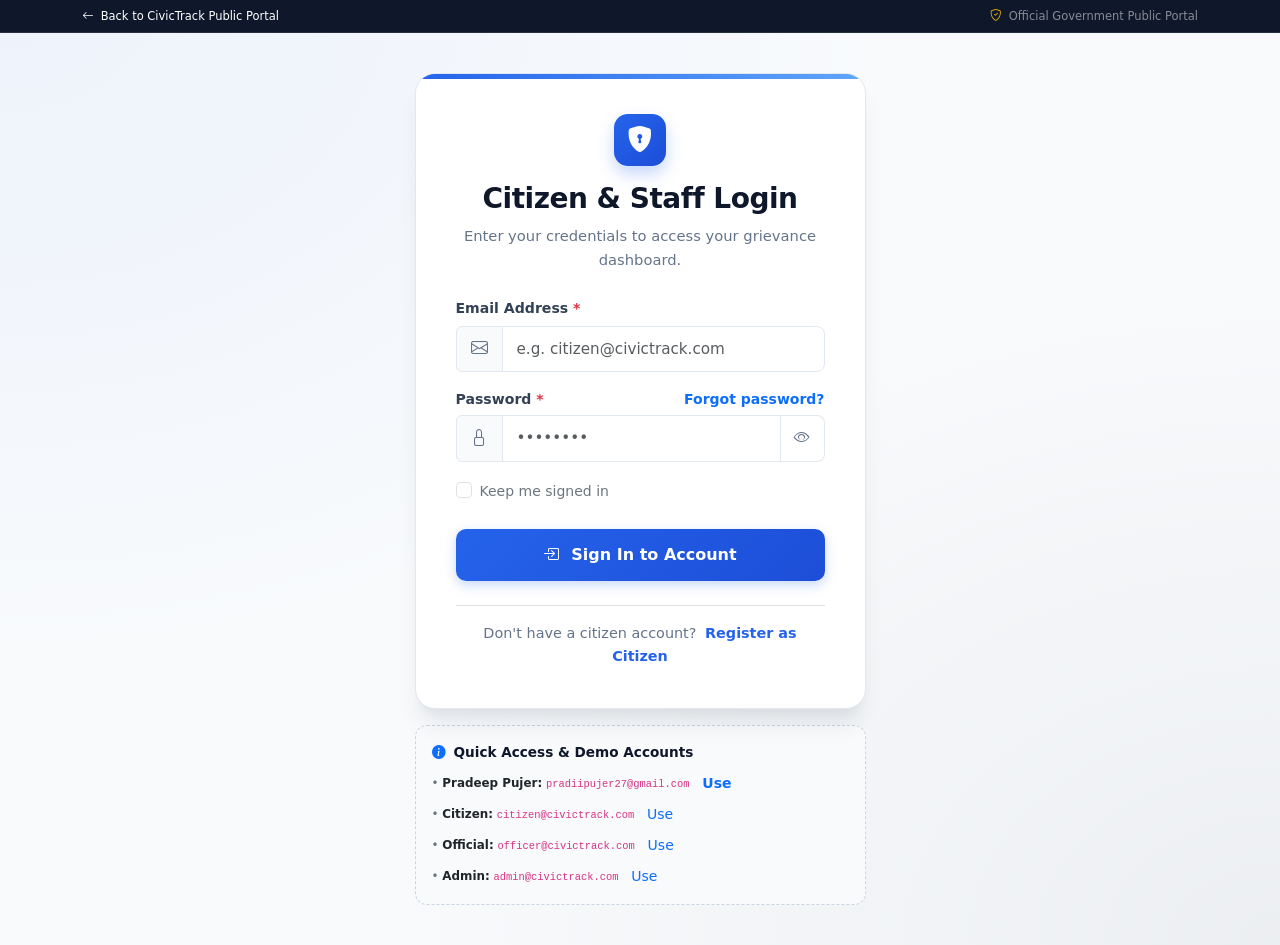
<file: frontend/official-dashboard.html>
<!DOCTYPE html>
<html lang="en">
<head>
    <meta charset="UTF-8">
    <meta name="viewport" content="width=device-width, initial-scale=1.0">
    <title>CivicTrack – Department Official Portal</title>
    <link href="https://cdn.jsdelivr.net/npm/bootstrap@5.3.3/dist/css/bootstrap.min.css" rel="stylesheet">
    <link rel="stylesheet" href="https://cdn.jsdelivr.net/npm/bootstrap-icons@1.11.3/font/bootstrap-icons.min.css">
    <link rel="stylesheet" href="css/style.css">
    <link rel="stylesheet" href="css/dashboard.css">
</head>
<body>

    <nav class="navbar navbar-dark bg-dark shadow-sm sticky-top">
        <div class="container-fluid px-4">
            <a class="navbar-brand d-flex align-items-center gap-2" href="official-dashboard.html">
                <i class="bi bi-briefcase-fill text-warning"></i> CivicTrack <span class="badge bg-warning text-dark brand-badge">Official Portal</span>
            </a>
            <div class="d-flex align-items-center gap-3">
                <span class="text-white-50" id="officerNameLabel">Officer</span>
                <button class="btn btn-outline-light btn-sm" onclick="Auth.logout()"><i class="bi bi-box-arrow-right"></i> Logout</button>
            </div>
        </div>
    </nav>

    <div class="dashboard-wrapper">
        <aside class="sidebar">
            <ul class="nav flex-column">
                <li class="nav-item">
                    <a class="nav-link active" href="official-dashboard.html">
                        <i class="bi bi-inbox-fill"></i> Department Grievances
                    </a>
                </li>
                <li class="nav-item">
                    <a class="nav-link" href="index.html">
                        <i class="bi bi-house-door"></i> Public Portal
                    </a>
                </li>
            </ul>
        </aside>

        <main class="dashboard-content">
            <div class="d-flex justify-content-between align-items-center mb-4">
                <div>
                    <h3 class="fw-bold mb-1">Department Action Center</h3>
                    <p class="text-muted small mb-0">Review citizen reports, dispatch field crews, and submit verified resolutions</p>
                </div>
            </div>

            <!-- Grievances Table -->
            <div class="card custom-card border-0">
                <div class="card-header bg-white py-3 border-0 d-flex justify-content-between align-items-center">
                    <h5 class="fw-bold mb-0">Assigned Complaints</h5>
                    <button class="btn btn-sm btn-outline-secondary" onclick="loadOfficialGrievances()">
                        <i class="bi bi-arrow-clockwise"></i> Refresh
                    </button>
                </div>
                <div class="table-responsive">
                    <table class="table table-hover align-middle mb-0">
                        <thead class="table-light">
                            <tr>
                                <th>Tracking #</th>
                                <th>Subject</th>
                                <th>Location</th>
                                <th>Priority</th>
                                <th>Status</th>
                                <th>Update Action</th>
                            </tr>
                        </thead>
                        <tbody id="officialTableBody">
                            <tr>
                                <td colspan="6" class="text-center py-4 text-muted">
                                    <div class="spinner-border spinner-border-sm text-primary me-2"></div> Loading grievances...
                                </td>
                            </tr>
                        </tbody>
                    </table>
                </div>
            </div>
        </main>
    </div>

    <!-- Update Status Modal -->
    <div class="modal fade" id="statusModal" tabindex="-1">
        <div class="modal-dialog">
            <div class="modal-content">
                <div class="modal-header">
                    <h5 class="modal-title fw-bold">Update Grievance Status</h5>
                    <button type="button" class="btn-close" data-bs-dismiss="modal"></button>
                </div>
                <div class="modal-body">
                    <input type="hidden" id="modalGrievanceId">
                    <div class="mb-3">
                        <label class="form-label fw-semibold">New Status</label>
                        <select class="form-select" id="modalStatusSelect">
                            <option value="UNDER_REVIEW">UNDER REVIEW</option>
                            <option value="IN_PROGRESS">IN PROGRESS</option>
                            <option value="RESOLVED">RESOLVED</option>
                            <option value="REJECTED">REJECTED</option>
                        </select>
                    </div>
                    <div class="mb-3">
                        <label class="form-label fw-semibold">Resolution Notes / Action Taken</label>
                        <textarea class="form-control" id="modalRemarks" rows="3" placeholder="Provide details of field inspection or action taken..."></textarea>
                    </div>
                </div>
                <div class="modal-footer">
                    <button type="button" class="btn btn-light" data-bs-dismiss="modal">Cancel</button>
                    <button type="button" class="btn btn-primary" onclick="submitStatusUpdate()">Save Update</button>
                </div>
            </div>
        </div>
    </div>

    <script src="https://cdn.jsdelivr.net/npm/bootstrap@5.3.3/dist/js/bootstrap.bundle.min.js"></script>
    <script src="js/api.js"></script>
    <script src="js/auth.js"></script>
    <script src="js/grievance.js"></script>
    <script>
        if (Auth.requireAuth(['ROLE_OFFICIAL', 'ROLE_STAFF', 'ROLE_ADMIN'])) {
            const user = Auth.getCurrentUser();
            if (user) document.getElementById('officerNameLabel').textContent = user.fullName || user.email;
            loadOfficialGrievances();
        }

        let statusModalInstance = null;

        async function loadOfficialGrievances() {
            const tbody = document.getElementById('officialTableBody');
            try {
                const list = await GrievanceService.getAllGrievances();
                if (!list || list.length === 0) {
                    tbody.innerHTML = `<tr><td colspan="6" class="text-center py-4 text-muted">No pending grievances assigned to your department.</td></tr>`;
                    return;
                }
                tbody.innerHTML = list.map(g => `
                    <tr>
                        <td><strong>${g.trackingNumber}</strong></td>
                        <td>${g.title}</td>
                        <td><small class="text-muted">${g.locationAddress}</small></td>
                        <td><span class="badge priority-${g.priority}">${g.priority}</span></td>
                        <td><span class="status-badge status-${g.status}">${g.status}</span></td>
                        <td>
                            <button class="btn btn-sm btn-outline-primary" onclick="openStatusModal(${g.id}, '${g.status}')">
                                <i class="bi bi-pencil-square"></i> Update
                            </button>
                        </td>
                    </tr>
                `).join('');
            } catch (err) {
                tbody.innerHTML = `<tr><td colspan="6" class="text-center py-4 text-danger">${err.message || 'Error fetching records'}</td></tr>`;
            }
        }

        function openStatusModal(id, currentStatus) {
            document.getElementById('modalGrievanceId').value = id;
            document.getElementById('modalStatusSelect').value = currentStatus;
            document.getElementById('modalRemarks').value = '';
            if (!statusModalInstance) {
                statusModalInstance = new bootstrap.Modal(document.getElementById('statusModal'));
            }
            statusModalInstance.show();
        }

        async function submitStatusUpdate() {
            const id = document.getElementById('modalGrievanceId').value;
            const status = document.getElementById('modalStatusSelect').value;
            const remarks = document.getElementById('modalRemarks').value;

            try {
                await GrievanceService.updateStatus(id, status, remarks);
                statusModalInstance.hide();
                loadOfficialGrievances();
            } catch (err) {
                alert('Failed to update status: ' + err.message);
            }
        }
    </script>
</body>
</html>
</file>
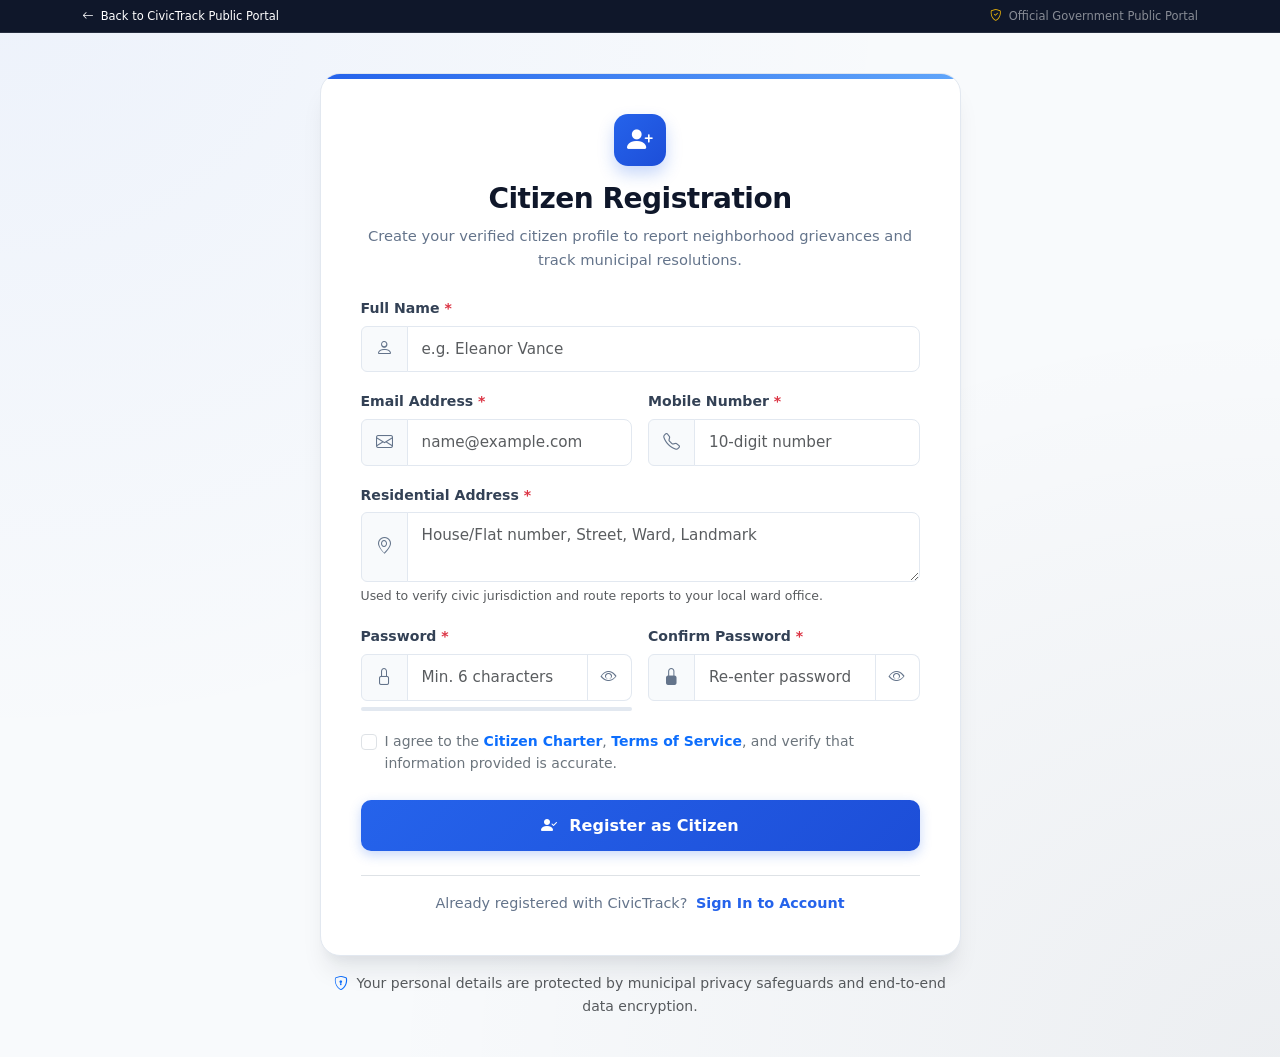
<file: frontend/register.html>
<!DOCTYPE html>
<html lang="en">
<head>
    <meta charset="UTF-8">
    <meta name="viewport" content="width=device-width, initial-scale=1.0">
    <title>CivicTrack – Citizen Registration</title>
    <meta name="description" content="Register as a verified citizen on CivicTrack to report and track municipal civic issues.">

    <!-- Bootstrap 5 CSS -->
    <link href="https://cdn.jsdelivr.net/npm/bootstrap@5.3.3/dist/css/bootstrap.min.css" rel="stylesheet">
    <!-- Bootstrap Icons -->
    <link rel="stylesheet" href="https://cdn.jsdelivr.net/npm/bootstrap-icons@1.11.3/font/bootstrap-icons.min.css">
    <!-- Global & Auth Stylesheets -->
    <link rel="stylesheet" href="css/style.css">
    <link rel="stylesheet" href="css/auth.css">
</head>
<body class="auth-body">

    <!-- Top Gov Navigation Banner -->
    <div class="gov-topbar">
        <div class="container d-flex justify-content-between align-items-center">
            <a href="index.html" class="text-decoration-none text-white small">
                <i class="bi bi-arrow-left me-1"></i> Back to CivicTrack Public Portal
            </a>
            <span class="small text-white-50 d-none d-sm-inline">
                <i class="bi bi-shield-check text-warning me-1"></i> Official Government Public Portal
            </span>
        </div>
    </div>

    <!-- Main Registration Container -->
    <div class="auth-wrapper">
        <div class="container">
            <div class="row justify-content-center">
                <div class="col-12 col-md-10 col-lg-8 col-xl-7">
                    
                    <div class="auth-card">
                        <div class="auth-card-body">
                            
                            <!-- Header / Emblem -->
                            <div class="text-center mb-4">
                                <div class="auth-emblem">
                                    <i class="bi bi-person-plus-fill"></i>
                                </div>
                                <h2 class="auth-title">Citizen Registration</h2>
                                <p class="auth-subtitle mb-0">
                                    Create your verified citizen profile to report neighborhood grievances and track municipal resolutions.
                                </p>
                            </div>

                            <!-- Alert Box for Success / Errors -->
                            <div id="registerAlert" class="d-none" role="alert"></div>

                            <!-- Form -->
                            <form id="registerForm" novalidate>
                                
                                <!-- 1. Full Name -->
                                <div class="mb-3">
                                    <label for="regFullName" class="form-label">Full Name <span class="text-danger">*</span></label>
                                    <div class="input-group">
                                        <span class="input-group-text"><i class="bi bi-person"></i></span>
                                        <input type="text" class="form-control" id="regFullName" placeholder="e.g. Eleanor Vance" required autocomplete="name">
                                    </div>
                                    <div class="field-error-text" id="regFullNameError"></div>
                                </div>

                                <!-- 2. Email & Mobile Number (2 columns) -->
                                <div class="row g-3 mb-3">
                                    <div class="col-md-6">
                                        <label for="regEmail" class="form-label">Email Address <span class="text-danger">*</span></label>
                                        <div class="input-group">
                                            <span class="input-group-text"><i class="bi bi-envelope"></i></span>
                                            <input type="email" class="form-control" id="regEmail" placeholder="name@example.com" required autocomplete="email">
                                        </div>
                                        <div class="field-error-text" id="regEmailError"></div>
                                    </div>

                                    <div class="col-md-6">
                                        <label for="regPhone" class="form-label">Mobile Number <span class="text-danger">*</span></label>
                                        <div class="input-group">
                                            <span class="input-group-text"><i class="bi bi-telephone"></i></span>
                                            <input type="tel" class="form-control" id="regPhone" placeholder="10-digit number" required autocomplete="tel">
                                        </div>
                                        <div class="field-error-text" id="regPhoneError"></div>
                                    </div>
                                </div>

                                <!-- 3. Residential Address -->
                                <div class="mb-3">
                                    <label for="regAddress" class="form-label">Residential Address <span class="text-danger">*</span></label>
                                    <div class="input-group">
                                        <span class="input-group-text"><i class="bi bi-geo-alt"></i></span>
                                        <textarea class="form-control" id="regAddress" rows="2" placeholder="House/Flat number, Street, Ward, Landmark" required autocomplete="street-address"></textarea>
                                    </div>
                                    <div class="field-error-text" id="regAddressError"></div>
                                    <small class="text-muted" style="font-size: 0.78rem;">Used to verify civic jurisdiction and route reports to your local ward office.</small>
                                </div>

                                <!-- 4. Password & Confirm Password (2 columns) -->
                                <div class="row g-3 mb-3">
                                    <!-- Password -->
                                    <div class="col-md-6">
                                        <label for="regPassword" class="form-label">Password <span class="text-danger">*</span></label>
                                        <div class="input-group">
                                            <span class="input-group-text"><i class="bi bi-lock"></i></span>
                                            <input type="password" class="form-control" id="regPassword" placeholder="Min. 6 characters" required autocomplete="new-password">
                                            <button type="button" class="password-toggle-btn" data-target="regPassword" aria-label="Toggle password visibility">
                                                <i class="bi bi-eye"></i>
                                            </button>
                                        </div>
                                        <div class="strength-meter-container">
                                            <div class="strength-meter-bar" id="passwordStrengthBar"></div>
                                        </div>
                                        <span class="strength-text" id="passwordStrengthText"></span>
                                        <div class="field-error-text" id="regPasswordError"></div>
                                    </div>

                                    <!-- Confirm Password -->
                                    <div class="col-md-6">
                                        <label for="regConfirmPassword" class="form-label">Confirm Password <span class="text-danger">*</span></label>
                                        <div class="input-group">
                                            <span class="input-group-text"><i class="bi bi-lock-fill"></i></span>
                                            <input type="password" class="form-control" id="regConfirmPassword" placeholder="Re-enter password" required autocomplete="new-password">
                                            <button type="button" class="password-toggle-btn" data-target="regConfirmPassword" aria-label="Toggle password visibility">
                                                <i class="bi bi-eye"></i>
                                            </button>
                                        </div>
                                        <div class="field-error-text" id="regConfirmPasswordError"></div>
                                    </div>
                                </div>

                                <!-- 5. Terms & Citizen Charter Agreement -->
                                <div class="mb-4">
                                    <div class="form-check">
                                        <input class="form-check-input" type="checkbox" id="regTerms" required>
                                        <label class="form-check-label small text-secondary" for="regTerms">
                                            I agree to the <a href="#" class="text-primary fw-semibold text-decoration-none">Citizen Charter</a>, <a href="#" class="text-primary fw-semibold text-decoration-none">Terms of Service</a>, and verify that information provided is accurate.
                                        </label>
                                    </div>
                                </div>

                                <!-- Submit Button -->
                                <button type="submit" class="btn-auth-primary" id="registerSubmitBtn">
                                    <i class="bi bi-person-check-fill me-1"></i> Register as Citizen
                                </button>
                            </form>

                            <!-- Footer / Sign in redirect -->
                            <div class="text-center auth-footer-links mt-4 pt-3 border-top">
                                <span>Already registered with CivicTrack?</span>
                                <a href="login.html" class="ms-1">Sign In to Account</a>
                            </div>

                        </div>
                    </div>

                    <!-- Security Notice -->
                    <div class="text-center text-muted small mt-3">
                        <i class="bi bi-shield-lock text-primary me-1"></i> Your personal details are protected by municipal privacy safeguards and end-to-end data encryption.
                    </div>

                </div>
            </div>
        </div>
    </div>

    <!-- Bootstrap 5 Bundle JS -->
    <script src="https://cdn.jsdelivr.net/npm/bootstrap@5.3.3/dist/js/bootstrap.bundle.min.js"></script>

    <!-- Custom API, Auth & Form Handling Scripts -->
    <script src="js/api.js"></script>
    <script src="js/auth.js"></script>
    <script src="js/auth-pages.js"></script>
</body>
</html>
</file>
<file: frontend/css/style.css>
/* ==============================================================
   CivicTrack - Modern Government-Style Portal Stylesheet
   Theme: Blue (#2563EB), Navy (#0F172A), Light Slate (#F8FAFC)
   ============================================================== */

:root {
    --primary: #2563EB;
    --primary-hover: #1d4ed8;
    --primary-light: #eff6ff;
    --navy: #0F172A;
    --navy-light: #1e293b;
    --bg-light: #F8FAFC;
    --text-main: #0F172A;
    --text-muted: #64748b;
    --border-color: #e2e8f0;
    --card-shadow: 0 10px 25px -5px rgba(15, 23, 42, 0.05), 0 8px 10px -6px rgba(15, 23, 42, 0.03);
    --hover-shadow: 0 20px 30px -10px rgba(37, 99, 235, 0.15);
    --transition: all 0.3s cubic-bezier(0.4, 0, 0.2, 1);
}

html {
    scroll-behavior: smooth;
}

body {
    font-family: 'Segoe UI', system-ui, -apple-system, BlinkMacSystemFont, Roboto, sans-serif;
    background-color: var(--bg-light);
    color: var(--text-main);
    line-height: 1.6;
    overflow-x: hidden;
}

/* --------------------------------------------------------------
   1. Official Top Bar
   -------------------------------------------------------------- */
.gov-topbar {
    background-color: var(--navy);
    color: #94a3b8;
    font-size: 0.82rem;
    padding: 7px 0;
    border-bottom: 1px solid rgba(255, 255, 255, 0.1);
}

.gov-topbar a {
    color: #cbd5e1;
    text-decoration: none;
    transition: var(--transition);
}

.gov-topbar a:hover {
    color: #ffffff;
}

/* --------------------------------------------------------------
   2. Main Navigation
   -------------------------------------------------------------- */
.navbar-custom {
    background-color: rgba(255, 255, 255, 0.96);
    backdrop-filter: blur(12px);
    -webkit-backdrop-filter: blur(12px);
    box-shadow: 0 4px 20px rgba(15, 23, 42, 0.06);
    padding: 14px 0;
    transition: var(--transition);
}

.navbar-brand {
    font-weight: 800;
    font-size: 1.45rem;
    color: var(--navy) !important;
    letter-spacing: -0.5px;
}

.brand-emblem {
    width: 42px;
    height: 42px;
    background: linear-gradient(135deg, var(--primary) 0%, #1d4ed8 100%);
    color: #ffffff;
    display: inline-flex;
    align-items: center;
    justify-content: center;
    border-radius: 10px;
    font-size: 1.35rem;
    box-shadow: 0 4px 12px rgba(37, 99, 235, 0.3);
}

.brand-text-sub {
    font-size: 0.68rem;
    font-weight: 600;
    text-transform: uppercase;
    letter-spacing: 1px;
    color: var(--primary);
    display: block;
    margin-top: -3px;
}

.navbar-custom .nav-link {
    color: #334155;
    font-weight: 600;
    font-size: 0.95rem;
    padding: 8px 16px !important;
    border-radius: 6px;
    transition: var(--transition);
}

.navbar-custom .nav-link:hover,
.navbar-custom .nav-link.active {
    color: var(--primary);
    background-color: var(--primary-light);
}

/* --------------------------------------------------------------
   3. Hero Section
   -------------------------------------------------------------- */
.hero-section {
    position: relative;
    background: linear-gradient(145deg, #0f172a 0%, #1e3a8a 50%, #2563eb 100%);
    color: #ffffff;
    padding: 95px 0 110px;
    overflow: hidden;
}

.hero-overlay-grid {
    position: absolute;
    inset: 0;
    background-image: radial-gradient(rgba(255, 255, 255, 0.1) 1px, transparent 1px);
    background-size: 28px 28px;
    opacity: 0.4;
    pointer-events: none;
}

.hero-badge {
    background: rgba(255, 255, 255, 0.12);
    backdrop-filter: blur(8px);
    border: 1px solid rgba(255, 255, 255, 0.25);
    color: #ffffff;
    padding: 6px 16px;
    border-radius: 30px;
    font-size: 0.85rem;
    font-weight: 600;
    letter-spacing: 0.5px;
    display: inline-flex;
    align-items: center;
    gap: 8px;
}

.hero-title {
    font-size: 3.2rem;
    font-weight: 800;
    line-height: 1.18;
    letter-spacing: -1px;
    color: #ffffff;
}

.hero-title span {
    background: linear-gradient(90deg, #93c5fd, #ffffff);
    -webkit-background-clip: text;
    -webkit-text-fill-color: transparent;
}

.hero-description {
    font-size: 1.15rem;
    color: #e2e8f0;
    max-width: 620px;
    font-weight: 400;
    line-height: 1.7;
}

/* Quick Tracker Box */
.hero-tracker-card {
    background: #ffffff;
    color: var(--navy);
    border-radius: 18px;
    padding: 32px;
    box-shadow: 0 25px 50px -12px rgba(15, 23, 42, 0.4);
    border: 1px solid rgba(255, 255, 255, 0.8);
    position: relative;
    z-index: 2;
}

/* --------------------------------------------------------------
   4. Buttons & Interactive Controls
   -------------------------------------------------------------- */
.btn-gov-primary {
    background-color: var(--primary);
    color: #ffffff;
    font-weight: 600;
    border: none;
    border-radius: 8px;
    padding: 12px 24px;
    transition: var(--transition);
    display: inline-flex;
    align-items: center;
    justify-content: center;
    gap: 8px;
}

.btn-gov-primary:hover {
    background-color: var(--primary-hover);
    color: #ffffff;
    transform: translateY(-2px);
    box-shadow: 0 8px 18px rgba(37, 99, 235, 0.35);
}

.btn-gov-outline {
    background-color: transparent;
    color: #ffffff;
    border: 2px solid rgba(255, 255, 255, 0.8);
    font-weight: 600;
    border-radius: 8px;
    padding: 10px 22px;
    transition: var(--transition);
    display: inline-flex;
    align-items: center;
    justify-content: center;
    gap: 8px;
}

.btn-gov-outline:hover {
    background-color: #ffffff;
    color: var(--primary);
    border-color: #ffffff;
    transform: translateY(-2px);
    box-shadow: 0 8px 18px rgba(255, 255, 255, 0.2);
}

.btn-gov-navy {
    background-color: var(--navy);
    color: #ffffff;
    font-weight: 600;
    border: none;
    border-radius: 8px;
    padding: 10px 20px;
    transition: var(--transition);
}

.btn-gov-navy:hover {
    background-color: #1e293b;
    color: #ffffff;
    transform: translateY(-1px);
}

/* --------------------------------------------------------------
   5. Complaint Category Cards
   -------------------------------------------------------------- */
.category-card {
    background: #ffffff;
    border: 1px solid var(--border-color);
    border-radius: 16px;
    padding: 30px 26px;
    box-shadow: var(--card-shadow);
    transition: var(--transition);
    display: flex;
    flex-direction: column;
    height: 100%;
    position: relative;
    overflow: hidden;
}

.category-card::before {
    content: '';
    position: absolute;
    top: 0;
    left: 0;
    right: 0;
    height: 4px;
    background: linear-gradient(90deg, var(--primary), #60a5fa);
    opacity: 0;
    transition: var(--transition);
}

.category-card:hover {
    transform: translateY(-6px);
    box-shadow: var(--hover-shadow);
    border-color: #bfdbfe;
}

.category-card:hover::before {
    opacity: 1;
}

.category-icon-box {
    width: 60px;
    height: 60px;
    border-radius: 14px;
    display: inline-flex;
    align-items: center;
    justify-content: center;
    font-size: 1.7rem;
    margin-bottom: 20px;
    transition: var(--transition);
}

.category-card:hover .category-icon-box {
    transform: scale(1.08);
}

/* Specific Category Color Accents */
.cat-road { background-color: #fef2f2; color: #dc2626; }
.cat-waste { background-color: #ecfdf5; color: #059669; }
.cat-water { background-color: #eff6ff; color: #2563eb; }
.cat-light { background-color: #fffbeb; color: #d97706; }
.cat-drain { background-color: #f0fdfa; color: #0d9488; }
.cat-infra { background-color: #f5f3ff; color: #7c3aed; }

.category-title {
    font-size: 1.25rem;
    font-weight: 700;
    color: var(--navy);
    margin-bottom: 10px;
}

.category-desc {
    color: var(--text-muted);
    font-size: 0.92rem;
    margin-bottom: 20px;
    flex-grow: 1;
}

.category-badge {
    font-size: 0.75rem;
    font-weight: 600;
    padding: 4px 10px;
    border-radius: 20px;
    background-color: var(--bg-light);
    color: #475569;
}

/* --------------------------------------------------------------
   6. How It Works Section
   -------------------------------------------------------------- */
.process-step-card {
    background: #ffffff;
    border: 1px solid var(--border-color);
    border-radius: 16px;
    padding: 32px 24px;
    text-align: center;
    box-shadow: var(--card-shadow);
    position: relative;
    height: 100%;
    transition: var(--transition);
}

.process-step-card:hover {
    transform: translateY(-5px);
    box-shadow: var(--hover-shadow);
    border-color: #bfdbfe;
}

.step-number-badge {
    position: absolute;
    top: -16px;
    left: 50%;
    transform: translateX(-50%);
    width: 34px;
    height: 34px;
    border-radius: 50%;
    background-color: var(--primary);
    color: #ffffff;
    font-weight: 800;
    font-size: 0.95rem;
    display: flex;
    align-items: center;
    justify-content: center;
    border: 3px solid #ffffff;
    box-shadow: 0 4px 8px rgba(37, 99, 235, 0.3);
}

.step-icon-wrapper {
    width: 70px;
    height: 70px;
    border-radius: 50%;
    background-color: var(--primary-light);
    color: var(--primary);
    display: inline-flex;
    align-items: center;
    justify-content: center;
    font-size: 1.8rem;
    margin: 10px 0 18px;
}

/* --------------------------------------------------------------
   7. Statistics Section
   -------------------------------------------------------------- */
.stats-section {
    background: linear-gradient(135deg, var(--navy) 0%, #1e293b 100%);
    color: #ffffff;
    padding: 80px 0;
    position: relative;
}

.stat-item {
    padding: 24px 16px;
    text-align: center;
    border-right: 1px solid rgba(255, 255, 255, 0.1);
}

.stat-item:last-child {
    border-right: none;
}

.stat-number {
    font-size: 2.9rem;
    font-weight: 800;
    letter-spacing: -1px;
    color: #60a5fa;
    line-height: 1.1;
    margin-bottom: 6px;
}

.stat-label {
    font-size: 0.95rem;
    font-weight: 500;
    color: #cbd5e1;
    text-transform: uppercase;
    letter-spacing: 0.5px;
}

/* --------------------------------------------------------------
   8. About Section
   -------------------------------------------------------------- */
.about-pillar-card {
    background: #ffffff;
    border-left: 4px solid var(--primary);
    padding: 18px 20px;
    border-radius: 0 12px 12px 0;
    box-shadow: 0 4px 12px rgba(15, 23, 42, 0.04);
    margin-bottom: 16px;
    transition: var(--transition);
}

.about-pillar-card:hover {
    transform: translateX(4px);
    background-color: var(--primary-light);
}

/* --------------------------------------------------------------
   9. Contact Section
   -------------------------------------------------------------- */
.max-w-700 {
    max-width: 700px;
}

.text-navy {
    color: var(--navy) !important;
}

.fs-7 {
    font-size: 0.75rem !important;
}

.contact-info-card {
    background: #ffffff;
    border-radius: 16px;
    border: 1px solid var(--border-color);
    padding: 24px;
    display: flex;
    align-items: flex-start;
    gap: 16px;
    box-shadow: var(--card-shadow);
    transition: var(--transition);
}

.contact-info-card:hover {
    transform: translateY(-3px);
    border-color: #bfdbfe;
    box-shadow: var(--hover-shadow);
}

.contact-icon-bubble {
    width: 48px;
    height: 48px;
    border-radius: 12px;
    display: flex;
    align-items: center;
    justify-content: center;
    font-size: 1.35rem;
    flex-shrink: 0;
}

/* --------------------------------------------------------------
   10. Government Footer
   -------------------------------------------------------------- */
.gov-footer {
    background-color: var(--navy);
    color: #94a3b8;
    padding: 70px 0 25px;
    border-top: 4px solid var(--primary);
}

.gov-footer h5 {
    color: #ffffff;
    font-weight: 700;
    font-size: 1.1rem;
    margin-bottom: 20px;
}

.gov-footer ul {
    list-style: none;
    padding: 0;
    margin: 0;
}

.gov-footer ul li {
    margin-bottom: 10px;
}

.gov-footer ul li a {
    color: #94a3b8;
    text-decoration: none;
    transition: var(--transition);
    display: inline-flex;
    align-items: center;
    gap: 6px;
}

.gov-footer ul li a:hover {
    color: #ffffff;
    transform: translateX(4px);
}

.footer-bottom-bar {
    border-top: 1px solid rgba(255, 255, 255, 0.08);
    padding-top: 24px;
    margin-top: 50px;
    font-size: 0.85rem;
}

/* --------------------------------------------------------------
   11. Responsive Adjustments
   -------------------------------------------------------------- */
@media (max-width: 991.98px) {
    .hero-title {
        font-size: 2.4rem;
    }
    .stat-item {
        border-right: none;
        border-bottom: 1px solid rgba(255, 255, 255, 0.1);
        padding: 20px 0;
    }
    .stat-item:last-child {
        border-bottom: none;
    }
}

@media (max-width: 575.98px) {
    .hero-title {
        font-size: 1.95rem;
    }
    .hero-section {
        padding: 60px 0 70px;
    }
    .hero-tracker-card {
        padding: 20px;
    }
    .stat-number {
        font-size: 2.2rem;
    }
}

/* --------------------------------------------------------------
   12. Leaflet.js Custom Markers & Popups (OpenStreetMap)
   -------------------------------------------------------------- */
.custom-leaflet-marker {
    background: transparent !important;
    border: none !important;
}

.custom-leaflet-marker > div {
    transition: transform 0.2s cubic-bezier(0.34, 1.56, 0.64, 1), box-shadow 0.2s ease;
}

.custom-leaflet-marker:hover > div {
    transform: rotate(-45deg) scale(1.15) !important;
    box-shadow: 0 6px 14px rgba(0, 0, 0, 0.4) !important;
}

.leaflet-popup-content-wrapper {
    border-radius: 12px !important;
    box-shadow: 0 8px 24px rgba(15, 23, 42, 0.16) !important;
    padding: 2px !important;
}

.leaflet-popup-content {
    margin: 10px 12px !important;
    line-height: 1.4 !important;
}

/* --------------------------------------------------------------
   13. In-App Notification Dropdown & History Styles
   -------------------------------------------------------------- */
.notif-dropdown-menu {
    width: 380px;
    max-width: 92vw;
    border-radius: 14px !important;
    padding: 0 !important;
    overflow: hidden;
    box-shadow: 0 12px 32px rgba(15, 23, 42, 0.18) !important;
    border: 1px solid #e2e8f0 !important;
}

.notif-header {
    background-color: #ffffff;
    padding: 14px 18px;
    border-bottom: 1px solid #e2e8f0;
    display: flex;
    justify-content: space-between;
    align-items: center;
}

.notif-list-container {
    max-height: 390px;
    overflow-y: auto;
}

.notif-item {
    padding: 13px 18px;
    border-bottom: 1px solid #f1f5f9;
    transition: background-color 0.15s ease;
    cursor: pointer;
    position: relative;
}

.notif-item:hover {
    background-color: #f8fafc;
}

.notif-item.unread {
    background-color: #eff6ff;
}

.notif-item.unread:hover {
    background-color: #e0f2fe;
}

.notif-unread-dot {
    width: 8px;
    height: 8px;
    border-radius: 50%;
    background-color: #2563EB;
    display: inline-block;
    flex-shrink: 0;
}

.notif-remarks-box {
    background: #ffffff;
    border: 1px solid #e2e8f0;
    border-left: 3px solid #2563EB;
    border-radius: 6px;
    padding: 6px 10px;
    margin-top: 6px;
    font-size: 0.78rem;
    color: #334155;
    line-height: 1.4;
}

.notif-footer {
    background-color: #f8fafc;
    padding: 10px 16px;
    border-top: 1px solid #e2e8f0;
    text-align: center;
}
</file>
<file: frontend/css/auth.css>
/* ==============================================================
   CivicTrack - Authentication Pages Stylesheet (Login & Register)
   Theme: Blue (#2563EB), Navy (#0F172A), Light Slate (#F8FAFC)
   ============================================================== */

:root {
    --primary: #2563EB;
    --primary-hover: #1d4ed8;
    --navy: #0F172A;
    --navy-light: #1e293b;
    --bg-light: #F8FAFC;
    --border-color: #e2e8f0;
    --card-shadow: 0 20px 25px -5px rgba(15, 23, 42, 0.08), 0 10px 10px -5px rgba(15, 23, 42, 0.04);
}

body.auth-body {
    background-color: var(--bg-light);
    background-image: 
        radial-gradient(at 0% 0%, rgba(37, 99, 235, 0.05) 0px, transparent 50%),
        radial-gradient(at 100% 100%, rgba(15, 23, 42, 0.05) 0px, transparent 50%);
    min-height: 100vh;
    display: flex;
    flex-direction: column;
}

/* --------------------------------------------------------------
   1. Auth Container & Cards
   -------------------------------------------------------------- */
.auth-wrapper {
    flex: 1;
    display: flex;
    align-items: center;
    justify-content: center;
    padding: 40px 16px;
}

.auth-card {
    background: #ffffff;
    border-radius: 20px;
    border: 1px solid var(--border-color);
    box-shadow: var(--card-shadow);
    overflow: hidden;
    position: relative;
    width: 100%;
}

.auth-card::before {
    content: '';
    position: absolute;
    top: 0;
    left: 0;
    right: 0;
    height: 5px;
    background: linear-gradient(90deg, var(--primary) 0%, #60a5fa 100%);
}

.auth-card-body {
    padding: 40px;
}

/* --------------------------------------------------------------
   2. Typography & Header Elements
   -------------------------------------------------------------- */
.auth-title {
    font-size: 1.75rem;
    font-weight: 800;
    color: var(--navy);
    letter-spacing: -0.5px;
}

.auth-subtitle {
    font-size: 0.92rem;
    color: #64748b;
}

.auth-emblem {
    width: 52px;
    height: 52px;
    border-radius: 14px;
    background: linear-gradient(135deg, var(--primary) 0%, #1d4ed8 100%);
    color: #ffffff;
    display: inline-flex;
    align-items: center;
    justify-content: center;
    font-size: 1.6rem;
    box-shadow: 0 8px 16px rgba(37, 99, 235, 0.25);
    margin-bottom: 16px;
}

/* --------------------------------------------------------------
   3. Input Groups, Labels & Icons
   -------------------------------------------------------------- */
.form-label {
    font-weight: 600;
    font-size: 0.88rem;
    color: #334155;
    margin-bottom: 6px;
}

.input-group-text {
    background-color: #f8fafc;
    border-color: var(--border-color);
    color: #64748b;
    font-size: 1.05rem;
    padding-left: 14px;
    padding-right: 14px;
}

.form-control {
    border-color: var(--border-color);
    padding: 11px 14px;
    font-size: 0.95rem;
    border-radius: 8px;
    transition: all 0.2s ease;
}

.form-control:focus {
    border-color: var(--primary);
    box-shadow: 0 0 0 3px rgba(37, 99, 235, 0.15);
}

/* Password Toggle Eye Button */
.password-toggle-btn {
    background-color: transparent;
    border: 1px solid var(--border-color);
    border-left: none;
    color: #64748b;
    padding: 0 14px;
    cursor: pointer;
    transition: color 0.2s ease;
    display: flex;
    align-items: center;
    justify-content: center;
    border-top-right-radius: 8px;
    border-bottom-right-radius: 8px;
}

.password-toggle-btn:hover {
    color: var(--primary);
    background-color: #f1f5f9;
}

.password-toggle-btn:focus {
    outline: none;
    box-shadow: none;
}

/* --------------------------------------------------------------
   4. Validation Feedback & Password Strength
   -------------------------------------------------------------- */
.field-error-text {
    font-size: 0.8rem;
    color: #dc2626;
    margin-top: 4px;
    display: none;
    align-items: center;
    gap: 4px;
}

.is-invalid ~ .field-error-text,
.input-group.is-invalid ~ .field-error-text {
    display: flex;
}

.form-control.is-invalid {
    border-color: #dc2626 !important;
    background-image: none;
}

.form-control.is-valid {
    border-color: #16a34a !important;
    background-image: none;
}

.strength-meter-container {
    height: 4px;
    background-color: #e2e8f0;
    border-radius: 2px;
    margin-top: 6px;
    overflow: hidden;
}

.strength-meter-bar {
    height: 100%;
    width: 0%;
    transition: all 0.3s ease;
}

.strength-meter-bar.weak { width: 33%; background-color: #ef4444; }
.strength-meter-bar.medium { width: 66%; background-color: #f59e0b; }
.strength-meter-bar.strong { width: 100%; background-color: #10b981; }

.strength-text {
    font-size: 0.75rem;
    color: #64748b;
    margin-top: 3px;
    display: block;
}

/* --------------------------------------------------------------
   5. Buttons & Links
   -------------------------------------------------------------- */
.btn-auth-primary {
    background: linear-gradient(135deg, var(--primary) 0%, #1d4ed8 100%);
    color: #ffffff;
    font-weight: 700;
    border: none;
    border-radius: 10px;
    padding: 13px 20px;
    font-size: 1rem;
    width: 100%;
    transition: all 0.2s ease;
    box-shadow: 0 4px 12px rgba(37, 99, 235, 0.25);
    display: flex;
    align-items: center;
    justify-content: center;
    gap: 8px;
}

.btn-auth-primary:hover {
    background: linear-gradient(135deg, var(--primary-hover) 0%, #1e40af 100%);
    color: #ffffff;
    transform: translateY(-2px);
    box-shadow: 0 8px 18px rgba(37, 99, 235, 0.35);
}

.btn-auth-primary:disabled {
    opacity: 0.7;
    cursor: not-allowed;
    transform: none;
}

/* --------------------------------------------------------------
   6. Demo Account Callout & Security Notice
   -------------------------------------------------------------- */
.auth-hint-card {
    background-color: #f8fafc;
    border: 1px dashed #cbd5e1;
    border-radius: 12px;
    padding: 16px;
    font-size: 0.85rem;
}

.auth-footer-links {
    font-size: 0.9rem;
    color: #64748b;
}

.auth-footer-links a {
    color: var(--primary);
    text-decoration: none;
    font-weight: 600;
}

.auth-footer-links a:hover {
    text-decoration: underline;
}

/* --------------------------------------------------------------
   7. Responsive adjustments
   -------------------------------------------------------------- */
@media (max-width: 575.98px) {
    .auth-card-body {
        padding: 28px 20px;
    }
    .auth-title {
        font-size: 1.45rem;
    }
}
</file>
<file: frontend/css/dashboard.css>
/* ==============================================================
   CivicTrack - Modern Citizen Dashboard Stylesheet
   Theme: Blue (#2563EB), Navy (#0F172A), Slate Light (#F8FAFC)
   ============================================================== */

:root {
    --primary: #2563EB;
    --primary-hover: #1d4ed8;
    --primary-light: #eff6ff;
    --navy: #0F172A;
    --navy-light: #1e293b;
    --bg-light: #F8FAFC;
    --card-shadow: 0 4px 16px rgba(15, 23, 42, 0.05);
    --hover-shadow: 0 10px 24px -4px rgba(37, 99, 235, 0.12);
    --sidebar-width: 270px;
}

body.dashboard-body {
    background-color: var(--bg-light);
    color: #0F172A;
    min-height: 100vh;
    font-family: 'Segoe UI', system-ui, -apple-system, BlinkMacSystemFont, Roboto, sans-serif;
    overflow-x: hidden;
}

/* --------------------------------------------------------------
   1. Dashboard Header / Top Navbar
   -------------------------------------------------------------- */
.dash-header {
    background-color: #ffffff;
    border-bottom: 1px solid #e2e8f0;
    padding: 12px 24px;
    position: sticky;
    top: 0;
    z-index: 1020;
    box-shadow: 0 2px 10px rgba(15, 23, 42, 0.03);
}

.dash-brand-emblem {
    width: 36px;
    height: 36px;
    border-radius: 9px;
    background: linear-gradient(135deg, var(--primary) 0%, #1d4ed8 100%);
    color: #ffffff;
    display: inline-flex;
    align-items: center;
    justify-content: center;
    font-size: 1.25rem;
    box-shadow: 0 4px 10px rgba(37, 99, 235, 0.25);
}

.user-avatar-btn {
    border: none;
    background: transparent;
    padding: 4px 8px;
    border-radius: 30px;
    display: flex;
    align-items: center;
    gap: 10px;
    transition: background 0.2s ease;
}

.user-avatar-btn:hover {
    background-color: var(--primary-light);
}

.user-avatar-circle {
    width: 38px;
    height: 38px;
    border-radius: 50%;
    background: linear-gradient(135deg, #3b82f6 0%, #1d4ed8 100%);
    color: #ffffff;
    font-weight: 700;
    font-size: 0.95rem;
    display: flex;
    align-items: center;
    justify-content: center;
    box-shadow: 0 2px 6px rgba(37, 99, 235, 0.2);
}

/* --------------------------------------------------------------
   2. Layout & Sidebar (Desktop & Offcanvas)
   -------------------------------------------------------------- */
.dashboard-wrapper {
    display: flex;
    min-height: calc(100vh - 65px);
}

.dash-sidebar {
    width: var(--sidebar-width);
    background-color: #ffffff;
    border-right: 1px solid #e2e8f0;
    display: flex;
    flex-direction: column;
    padding: 24px 16px;
    flex-shrink: 0;
    position: sticky;
    top: 65px;
    height: calc(100vh - 65px);
    overflow-y: auto;
}

.dash-sidebar .nav-link {
    color: #475569;
    font-weight: 600;
    font-size: 0.94rem;
    padding: 11px 16px;
    border-radius: 10px;
    margin-bottom: 6px;
    display: flex;
    align-items: center;
    gap: 12px;
    transition: all 0.2s ease;
    border: 1px solid transparent;
}

.dash-sidebar .nav-link i {
    font-size: 1.15rem;
    width: 22px;
    text-align: center;
    color: #64748b;
    transition: color 0.2s ease;
}

.dash-sidebar .nav-link:hover {
    background-color: var(--primary-light);
    color: var(--primary);
}

.dash-sidebar .nav-link:hover i {
    color: var(--primary);
}

.dash-sidebar .nav-link.active {
    background: linear-gradient(135deg, var(--primary) 0%, #1d4ed8 100%);
    color: #ffffff;
    box-shadow: 0 4px 12px rgba(37, 99, 235, 0.25);
}

.dash-sidebar .nav-link.active i {
    color: #ffffff;
}

.sidebar-heading {
    font-size: 0.72rem;
    font-weight: 700;
    text-transform: uppercase;
    letter-spacing: 0.8px;
    color: #94a3b8;
    padding: 12px 14px 6px;
}

.sidebar-profile-card {
    background: #f8fafc;
    border: 1px solid #e2e8f0;
    border-radius: 12px;
    padding: 14px;
    margin-top: auto;
}

/* --------------------------------------------------------------
   3. Main Dashboard Content & Action Bar
   -------------------------------------------------------------- */
.dashboard-main {
    flex: 1;
    padding: 30px;
    background-color: var(--bg-light);
    overflow-x: hidden;
}

.dash-action-btn-primary {
    background: linear-gradient(135deg, var(--primary) 0%, #1d4ed8 100%);
    color: #ffffff;
    font-weight: 600;
    border-radius: 8px;
    border: none;
    padding: 9px 18px;
    box-shadow: 0 3px 10px rgba(37, 99, 235, 0.25);
    display: inline-flex;
    align-items: center;
    gap: 8px;
    transition: all 0.2s ease;
}

.dash-action-btn-primary:hover {
    background: linear-gradient(135deg, #1d4ed8 0%, #1e40af 100%);
    color: #ffffff;
    transform: translateY(-1px);
    box-shadow: 0 6px 14px rgba(37, 99, 235, 0.35);
}

.dash-action-btn-outline {
    background-color: #ffffff;
    color: var(--navy);
    border: 1px solid #cbd5e1;
    font-weight: 600;
    border-radius: 8px;
    padding: 9px 18px;
    display: inline-flex;
    align-items: center;
    gap: 8px;
    transition: all 0.2s ease;
}

.dash-action-btn-outline:hover {
    background-color: #f1f5f9;
    color: var(--primary);
    border-color: #93c5fd;
    transform: translateY(-1px);
}

/* --------------------------------------------------------------
   4. Metric Cards (4 Dashboard Cards)
   -------------------------------------------------------------- */
.metric-box {
    background: #ffffff;
    border: 1px solid #e2e8f0;
    border-radius: 16px;
    padding: 22px;
    box-shadow: var(--card-shadow);
    transition: all 0.25s ease;
    height: 100%;
    display: flex;
    flex-direction: column;
    justify-content: space-between;
    position: relative;
    overflow: hidden;
}

.metric-box:hover {
    transform: translateY(-4px);
    box-shadow: var(--hover-shadow);
    border-color: #bfdbfe;
}

.metric-icon-wrap {
    width: 48px;
    height: 48px;
    border-radius: 12px;
    display: flex;
    align-items: center;
    justify-content: center;
    font-size: 1.45rem;
}

.metric-icon-total { background-color: #eff6ff; color: #2563eb; }
.metric-icon-pending { background-color: #fffbeb; color: #d97706; }
.metric-icon-progress { background-color: #f0fdfa; color: #0d9488; }
.metric-icon-resolved { background-color: #ecfdf5; color: #059669; }

.metric-val {
    font-size: 2.2rem;
    font-weight: 800;
    line-height: 1;
    color: var(--navy);
    letter-spacing: -0.5px;
}

.metric-title {
    font-size: 0.88rem;
    font-weight: 600;
    color: #64748b;
    margin-bottom: 6px;
}

.metric-trend {
    font-size: 0.76rem;
    font-weight: 600;
    padding: 3px 8px;
    border-radius: 12px;
}

/* --------------------------------------------------------------
   5. Chart Container Card
   -------------------------------------------------------------- */
.chart-card {
    background: #ffffff;
    border: 1px solid #e2e8f0;
    border-radius: 16px;
    padding: 24px;
    box-shadow: var(--card-shadow);
    height: 100%;
}

.chart-container-box {
    position: relative;
    height: 270px;
    width: 100%;
}

/* --------------------------------------------------------------
   6. Notifications Card
   -------------------------------------------------------------- */
.notif-card {
    background: #ffffff;
    border: 1px solid #e2e8f0;
    border-radius: 16px;
    padding: 24px;
    box-shadow: var(--card-shadow);
    height: 100%;
}

.notif-item {
    padding: 14px 12px;
    border-bottom: 1px solid #f1f5f9;
    display: flex;
    align-items: flex-start;
    gap: 14px;
    border-radius: 10px;
    transition: background 0.15s ease;
}

.notif-item:last-child {
    border-bottom: none;
}

.notif-item:hover {
    background-color: #f8fafc;
}

.notif-icon-circle {
    width: 36px;
    height: 36px;
    border-radius: 50%;
    display: flex;
    align-items: center;
    justify-content: center;
    font-size: 1.05rem;
    flex-shrink: 0;
}

.notif-unread {
    background-color: #eff6ff !important;
}

/* --------------------------------------------------------------
   7. Tables & Status Badges
   -------------------------------------------------------------- */
.data-card {
    background: #ffffff;
    border: 1px solid #e2e8f0;
    border-radius: 16px;
    box-shadow: var(--card-shadow);
    overflow: hidden;
}

.data-card-header {
    padding: 20px 24px;
    border-bottom: 1px solid #e2e8f0;
    background-color: #ffffff;
    display: flex;
    align-items: center;
    justify-content: space-between;
    flex-wrap: gap;
}

.table-custom th {
    font-size: 0.8rem;
    font-weight: 700;
    text-transform: uppercase;
    letter-spacing: 0.6px;
    color: #64748b;
    background-color: #f8fafc;
    padding: 13px 18px;
    border-bottom: 1px solid #e2e8f0;
}

.table-custom td {
    padding: 14px 18px;
    font-size: 0.9rem;
    color: #1e293b;
    vertical-align: middle;
    border-bottom: 1px solid #f1f5f9;
}

.table-custom tr:hover td {
    background-color: #f8fafc;
}

.tracking-pill {
    font-family: monospace;
    font-weight: 700;
    font-size: 0.82rem;
    padding: 4px 8px;
    background-color: #eff6ff;
    color: #1d4ed8;
    border-radius: 6px;
    border: 1px solid #bfdbfe;
}

/* --------------------------------------------------------------
   8. Responsive Adjustments
   -------------------------------------------------------------- */
@media (max-width: 991.98px) {
    .dash-sidebar {
        display: none; /* Handled via Offcanvas on mobile */
    }
    .dashboard-main {
        padding: 20px 16px;
    }
}
</file>
<file: frontend/css/my-complaints.css>
/* ==============================================================
   CivicTrack - My Complaints Page Stylesheet
   Theme: Blue (#2563EB), Navy (#0F172A), Slate Light (#F8FAFC)
   ============================================================== */

:root {
    --primary: #2563EB;
    --primary-hover: #1d4ed8;
    --navy: #0F172A;
    --bg-light: #F8FAFC;
    --border-color: #e2e8f0;
    --card-shadow: 0 4px 16px rgba(15, 23, 42, 0.05);
}

body.my-complaints-body {
    background-color: var(--bg-light);
    color: var(--navy);
    min-height: 100vh;
    font-family: 'Segoe UI', system-ui, -apple-system, BlinkMacSystemFont, Roboto, sans-serif;
}

/* Control Filter Bar */
.filter-card {
    background: #ffffff;
    border: 1px solid var(--border-color);
    border-radius: 16px;
    padding: 20px 24px;
    box-shadow: var(--card-shadow);
    margin-bottom: 24px;
}

.search-input-wrap {
    position: relative;
}

.search-input-wrap i {
    position: absolute;
    left: 14px;
    top: 50%;
    transform: translateY(-50%);
    color: #94a3b8;
    font-size: 1rem;
}

.search-input-wrap input {
    padding-left: 40px;
    border-radius: 8px;
    border-color: #cbd5e1;
}

/* Status Badges */
.status-badge {
    padding: 5px 12px;
    border-radius: 20px;
    font-size: 0.78rem;
    font-weight: 700;
    text-transform: uppercase;
    letter-spacing: 0.4px;
    display: inline-flex;
    align-items: center;
    gap: 5px;
}

.status-SUBMITTED {
    background-color: #f1f5f9;
    color: #475569;
    border: 1px solid #cbd5e1;
}

.status-UNDER_REVIEW {
    background-color: #fef3c7;
    color: #92400e;
    border: 1px solid #fde68a;
}

.status-ASSIGNED {
    background-color: #cffafe;
    color: #0e7490;
    border: 1px solid #a5f3fc;
}

.status-IN_PROGRESS {
    background-color: #dbeafe;
    color: #1e40af;
    border: 1px solid #bfdbfe;
}

.status-RESOLVED {
    background-color: #dcfce7;
    color: #166534;
    border: 1px solid #bbf7d0;
}

.status-REJECTED {
    background-color: #fee2e2;
    color: #991b1b;
    border: 1px solid #fecaca;
}

/* Table Card */
.complaints-table-card {
    background: #ffffff;
    border: 1px solid var(--border-color);
    border-radius: 16px;
    box-shadow: var(--card-shadow);
    overflow: hidden;
}

.table-complaints th {
    background-color: #f8fafc;
    color: #475569;
    font-size: 0.8rem;
    font-weight: 700;
    text-transform: uppercase;
    letter-spacing: 0.6px;
    padding: 14px 18px;
    border-bottom: 1px solid var(--border-color);
    white-space: nowrap;
}

.table-complaints td {
    padding: 16px 18px;
    vertical-align: middle;
    border-bottom: 1px solid #f1f5f9;
}

.table-complaints tr:hover td {
    background-color: #f8fafc;
}

.complaint-id-tag {
    font-family: monospace;
    font-weight: 700;
    font-size: 0.85rem;
    padding: 4px 8px;
    background-color: #eff6ff;
    color: #1d4ed8;
    border-radius: 6px;
    border: 1px solid #bfdbfe;
    text-decoration: none;
    display: inline-block;
}

.category-pill {
    font-size: 0.78rem;
    font-weight: 600;
    padding: 3px 10px;
    border-radius: 14px;
    background-color: #f1f5f9;
    color: #334155;
    display: inline-block;
}

/* Pagination controls */
.pagination-custom .page-link {
    color: #334155;
    font-weight: 600;
    font-size: 0.9rem;
    border-color: #e2e8f0;
    padding: 8px 14px;
    transition: all 0.2s ease;
}

.pagination-custom .page-item.active .page-link {
    background-color: var(--primary);
    border-color: var(--primary);
    color: #ffffff;
}

.pagination-custom .page-link:hover {
    background-color: #eff6ff;
    color: var(--primary);
}

/* Empty State Card */
.empty-state-box {
    padding: 60px 20px;
    text-align: center;
}

.empty-state-icon {
    width: 70px;
    height: 70px;
    border-radius: 50%;
    background-color: #eff6ff;
    color: var(--primary);
    display: inline-flex;
    align-items: center;
    justify-content: center;
    font-size: 2rem;
    margin-bottom: 16px;
}

@media (max-width: 991.98px) {
    .filter-card {
        padding: 16px;
    }
}
</file>
